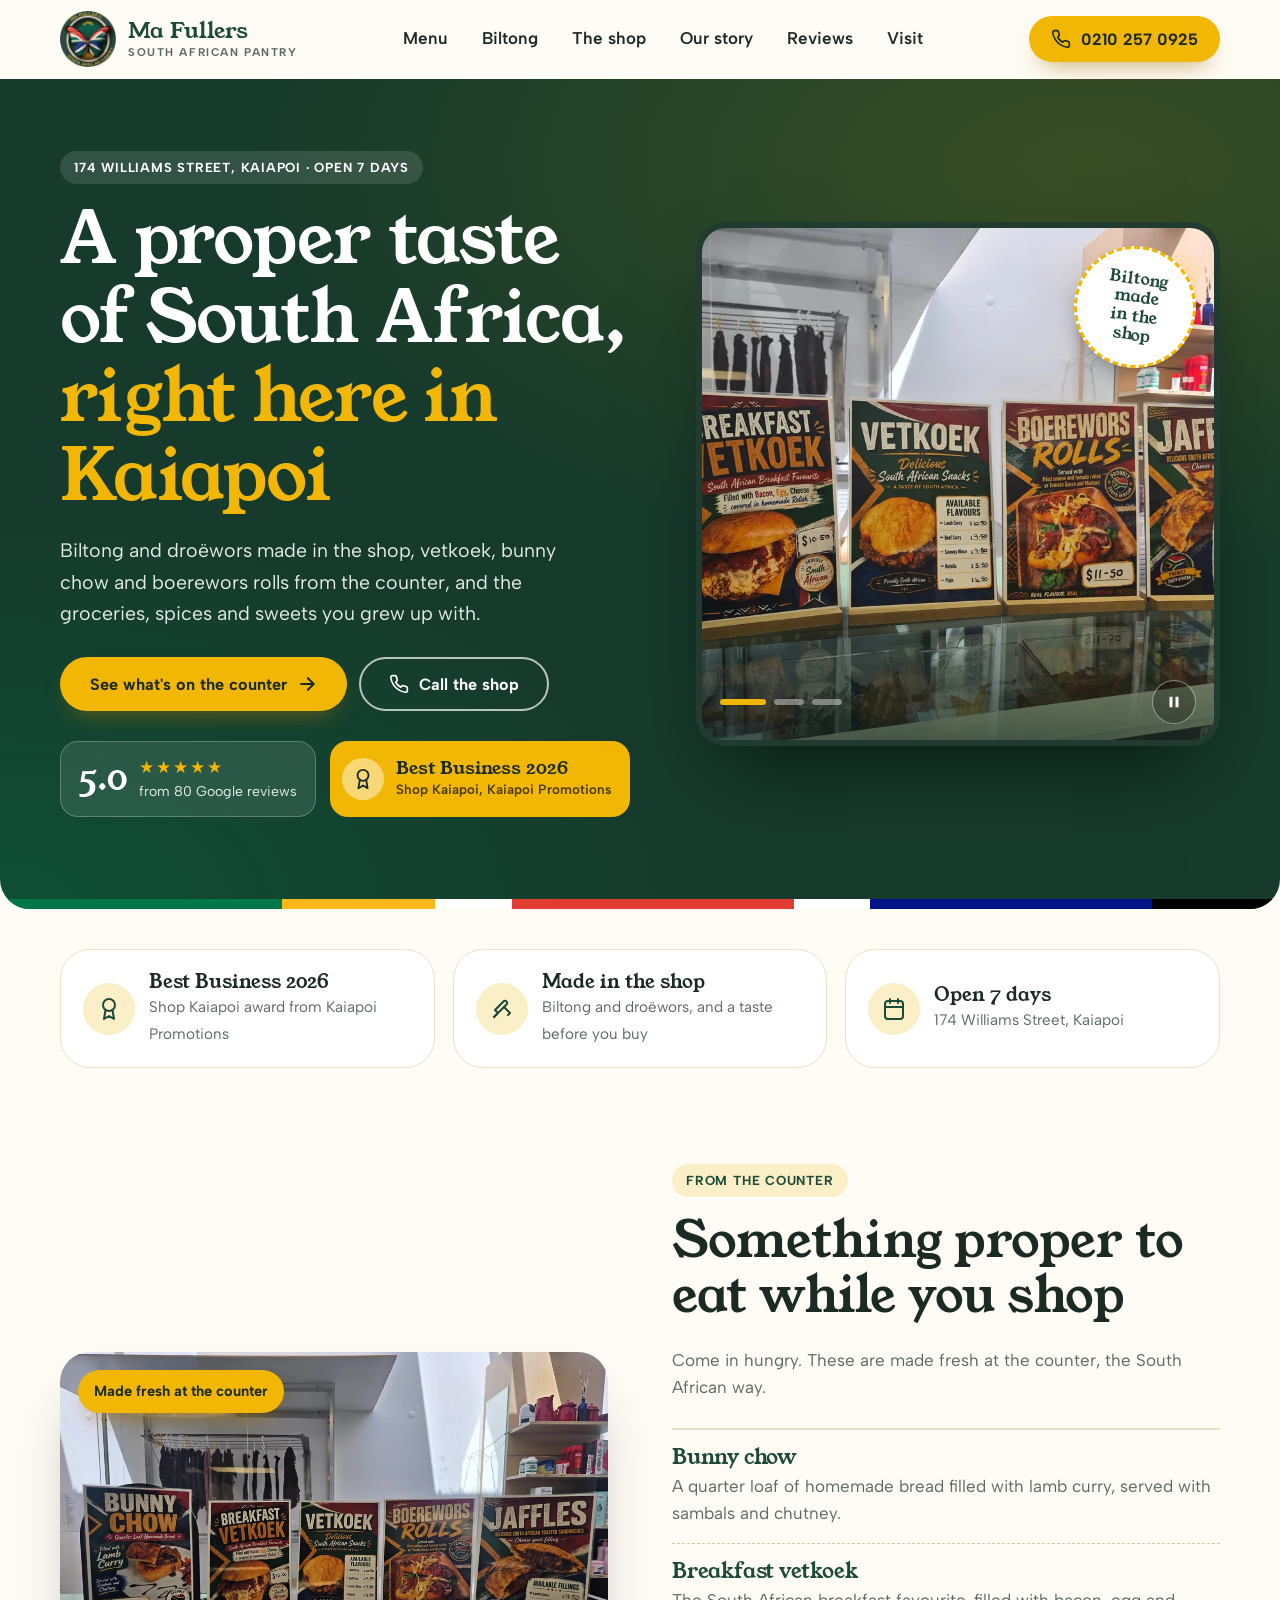
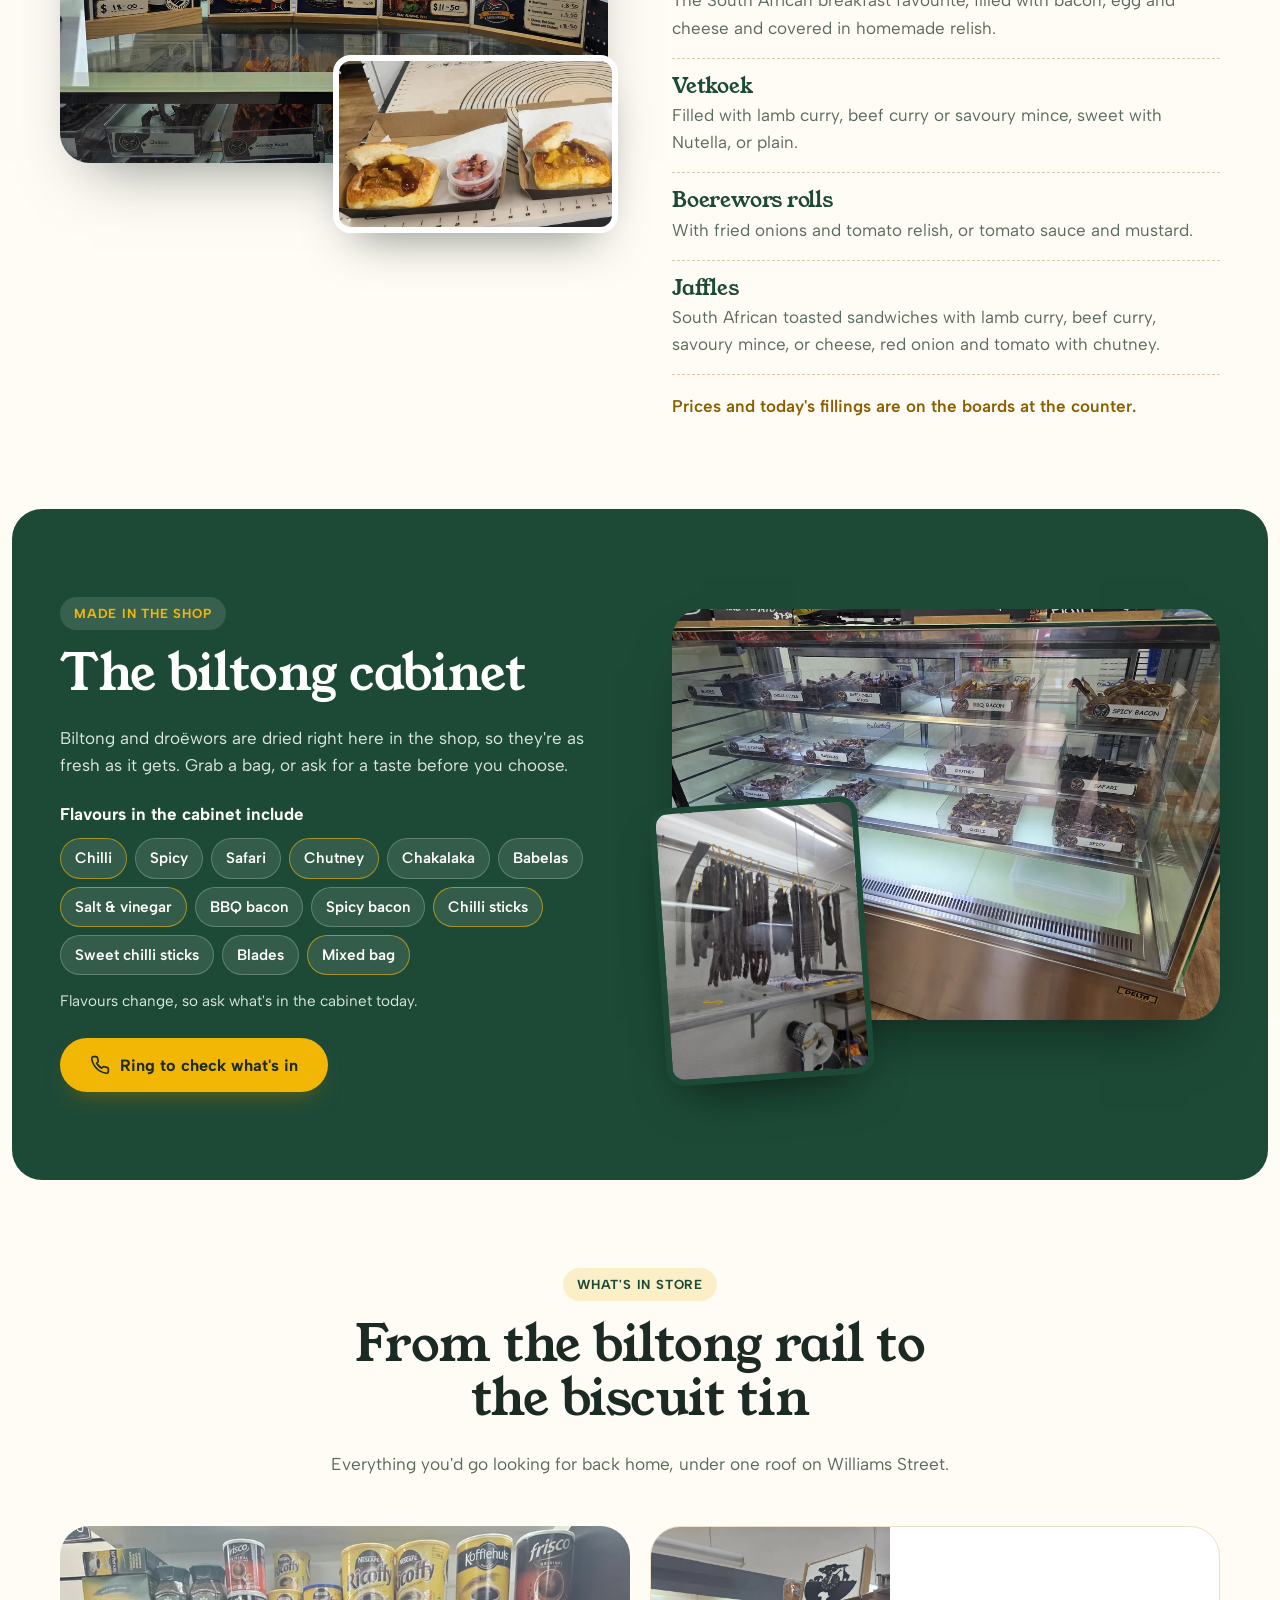
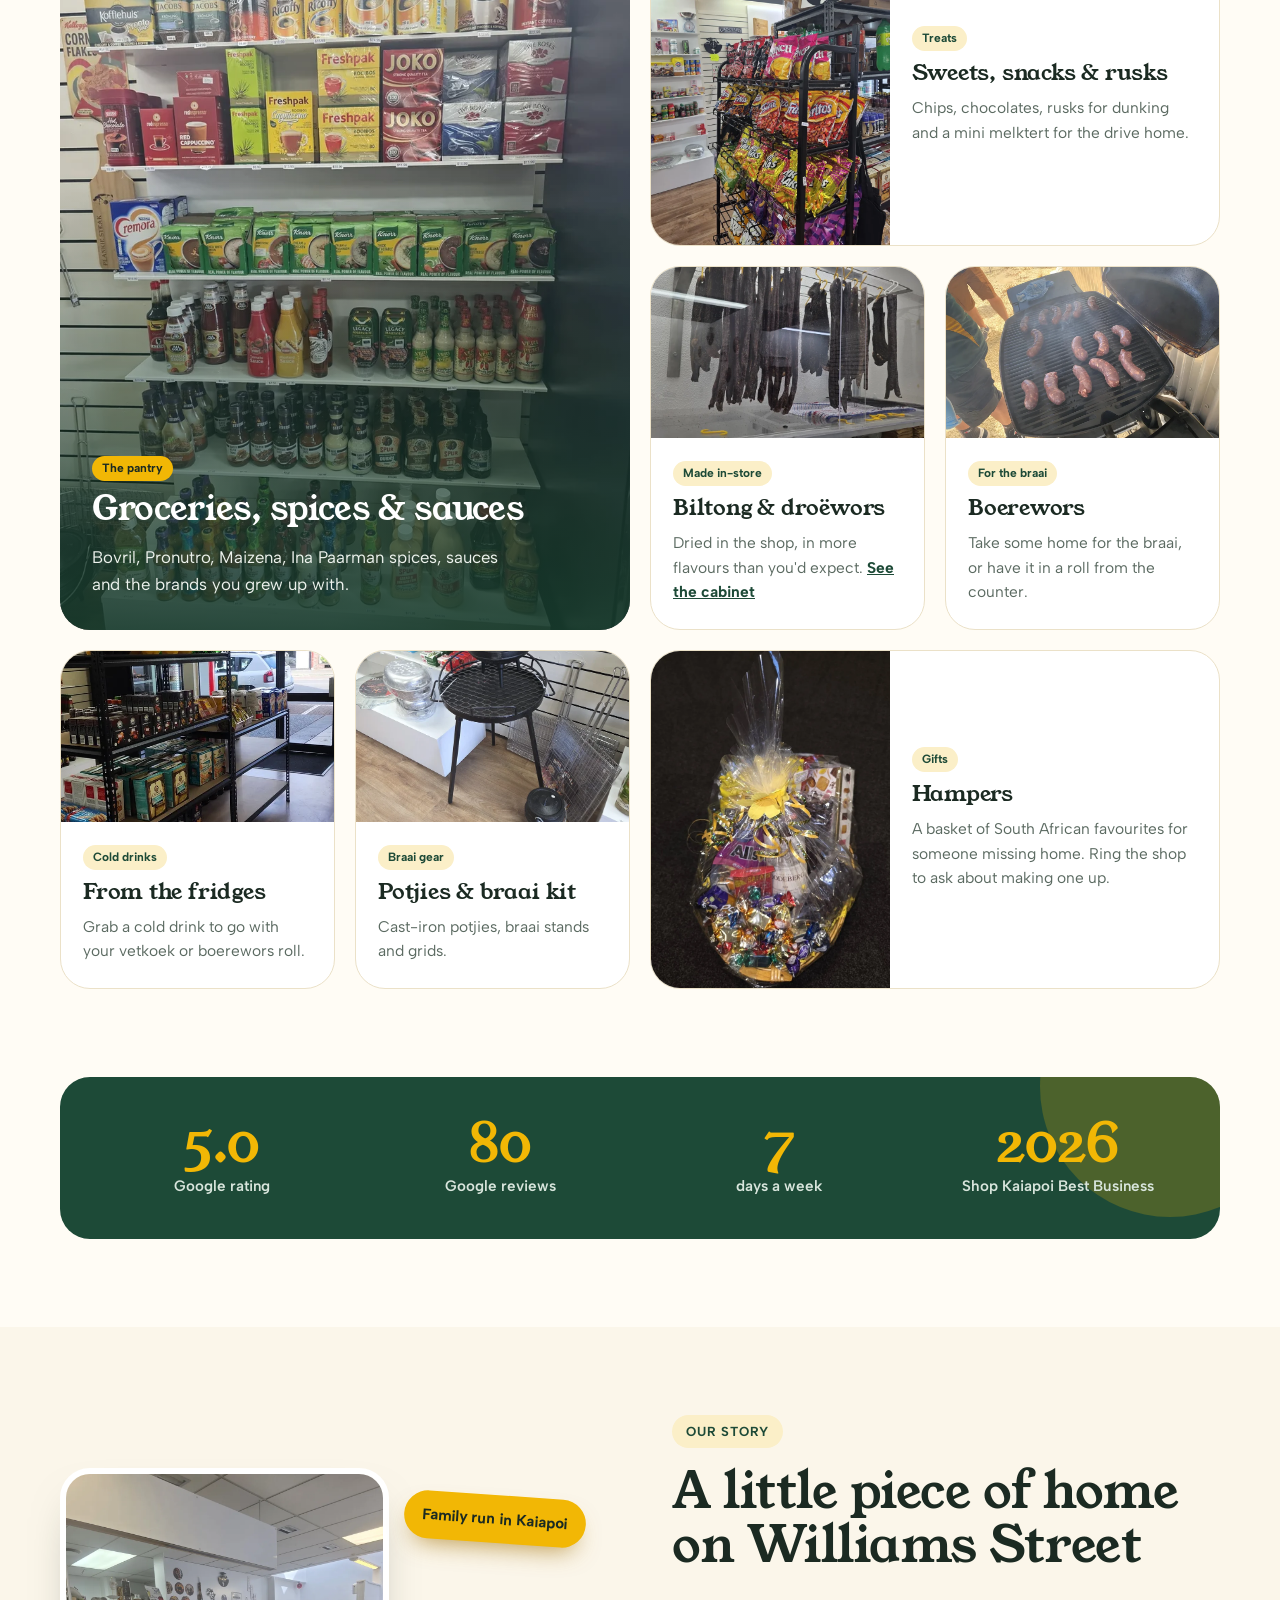
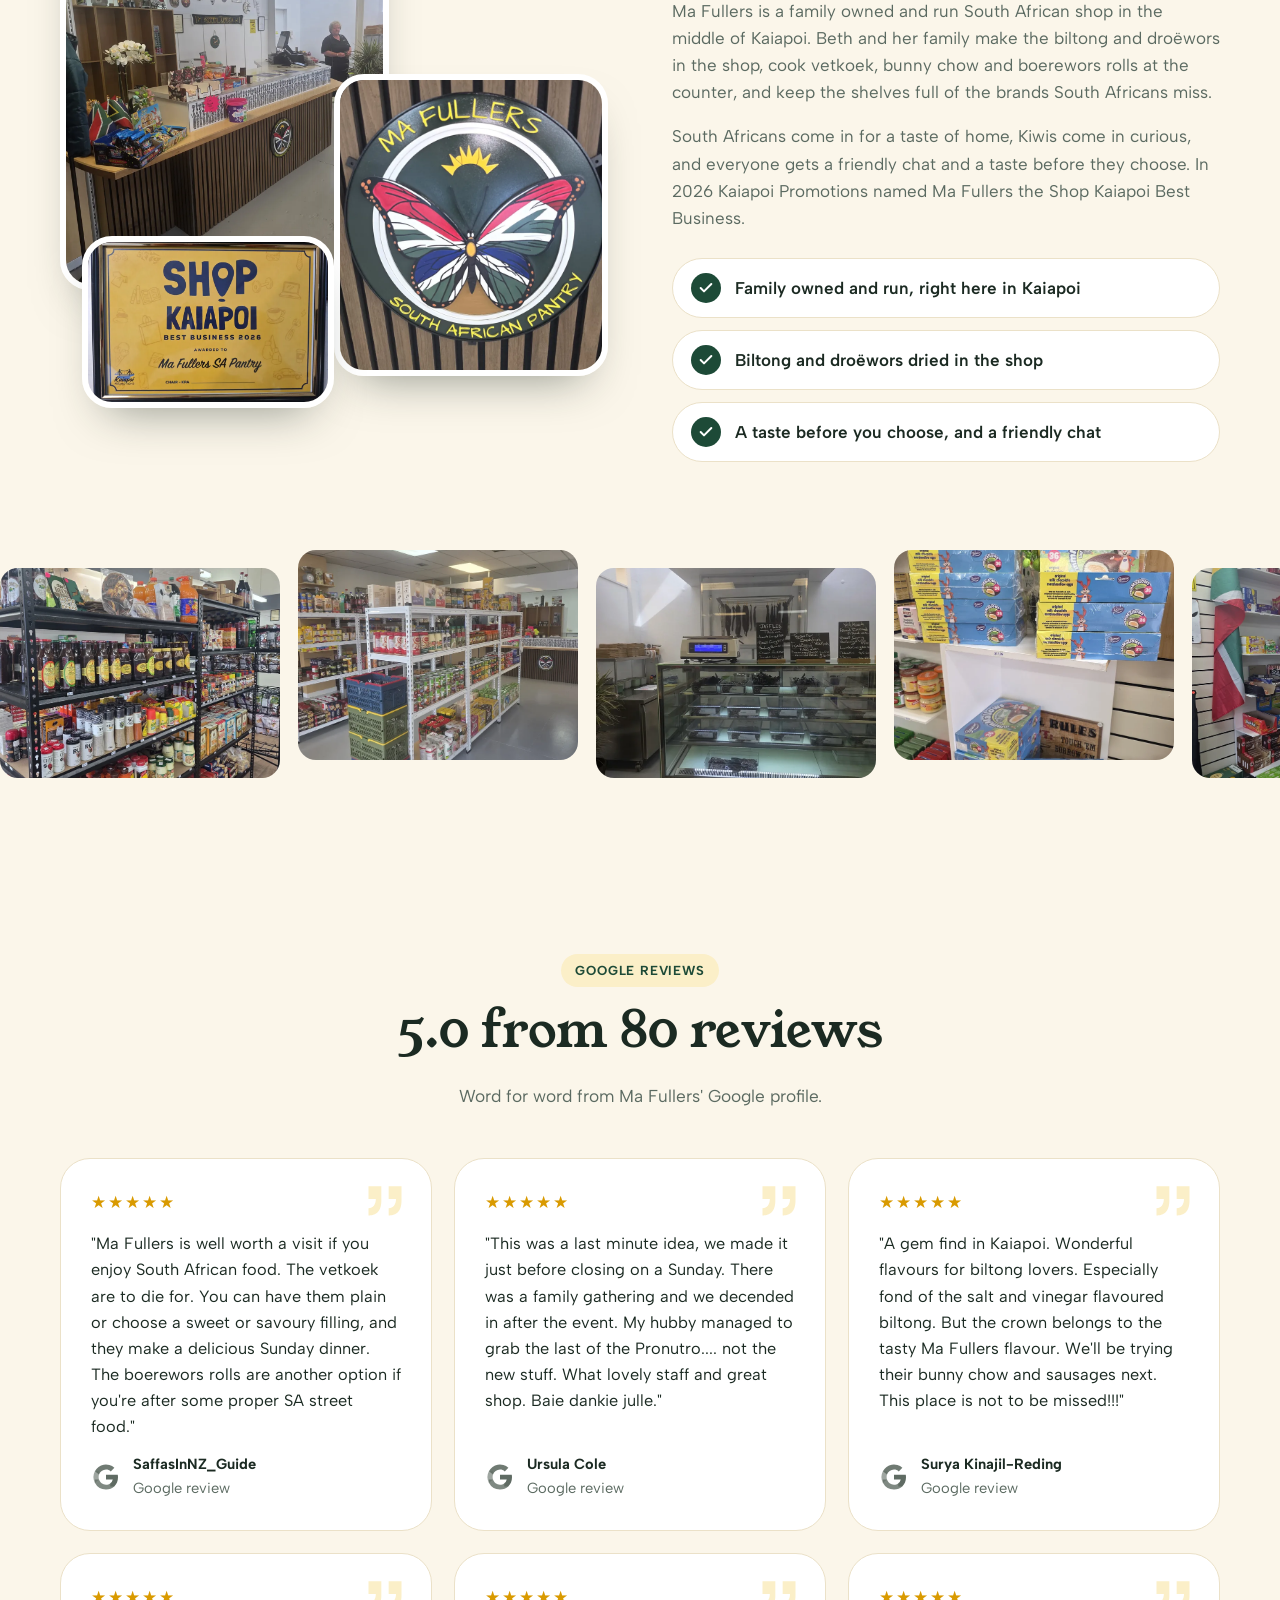
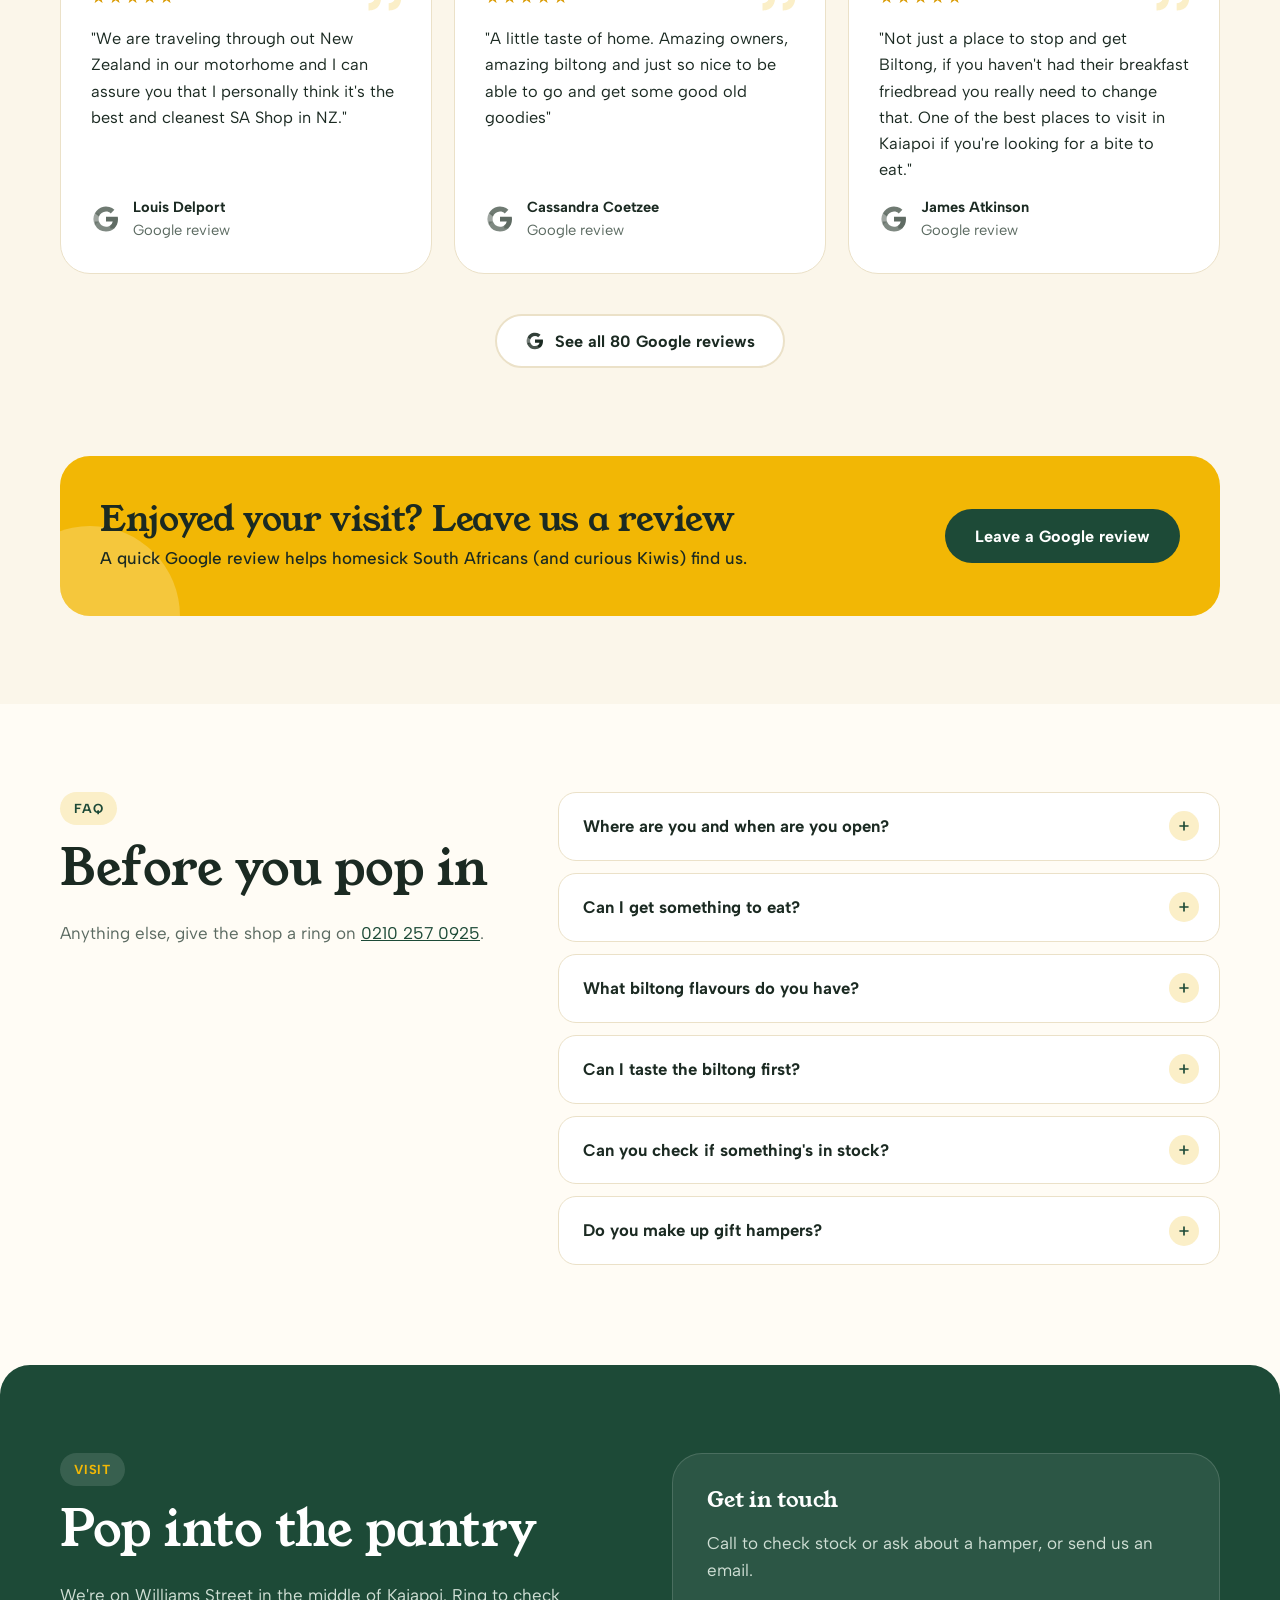
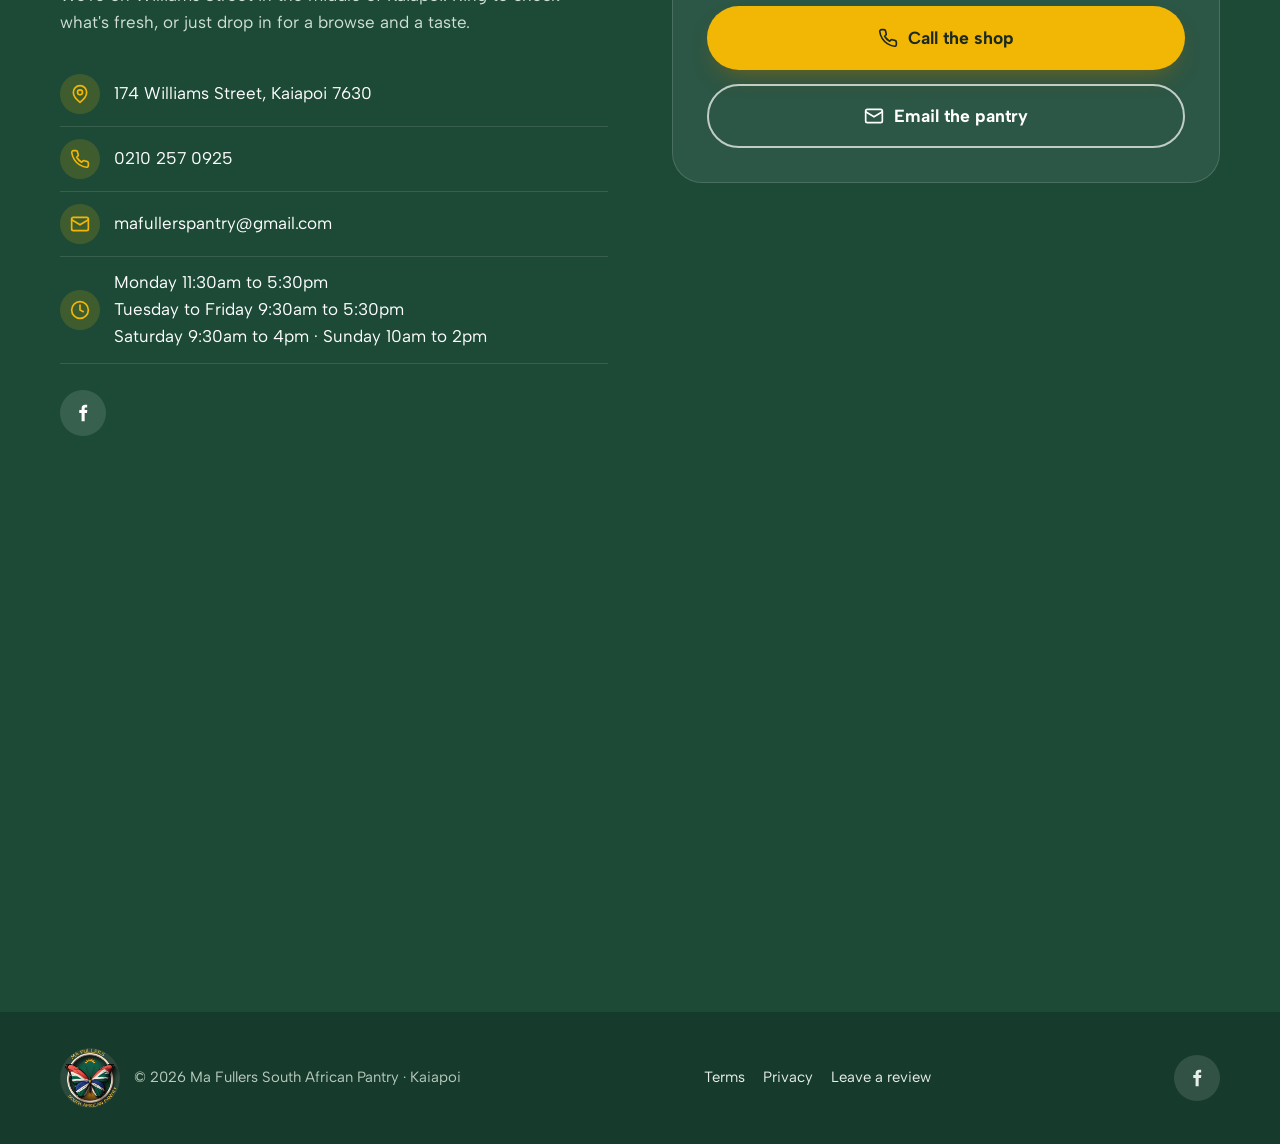
<file: index.html>
<!DOCTYPE html>
<html lang="en-NZ">
<head>
<meta charset="utf-8">
<meta name="viewport" content="width=device-width, initial-scale=1">
<meta name="robots" content="noindex">
<title>Ma Fullers South African Pantry | Biltong, Vetkoek &amp; SA Shop in Kaiapoi</title>
<meta name="description" content="Kaiapoi's South African shop on Williams Street: biltong and droëwors made in the shop, vetkoek, bunny chow and boerewors rolls from the counter, plus the groceries, spices and sweets from home. Open 7 days.">
<meta property="og:title" content="Ma Fullers South African Pantry | Biltong, Vetkoek &amp; SA Shop in Kaiapoi">
<meta property="og:description" content="Biltong made in the shop, vetkoek and boerewors rolls from the counter, and South African groceries on Williams Street, Kaiapoi. Open 7 days.">
<meta property="og:image" content="https://ma-fullers-south-african-pantry-dem.vercel.app/img/og-image.jpg">
<meta property="og:image:width" content="1200">
<meta property="og:image:height" content="630">
<meta property="og:type" content="website">
<meta name="theme-color" content="#163a2b">
<link rel="icon" href="img/favicon.png" type="image/png">
<link rel="apple-touch-icon" href="img/apple-touch-icon.png">
<link rel="preconnect" href="https://fonts.googleapis.com">
<link rel="preconnect" href="https://fonts.gstatic.com" crossorigin>
<link href="https://fonts.googleapis.com/css2?family=Young+Serif&family=Albert+Sans:wght@400;500;600;700;800&display=swap" rel="stylesheet">
<link rel="preload" as="image" href="img/hero-counter-1600.webp" imagesrcset="img/hero-counter-800.webp 800w, img/hero-counter-1600.webp 1600w" imagesizes="(max-width:900px) 92vw, 560px">
<script>document.documentElement.classList.add('js')</script>
<link rel="stylesheet" href="style.css">
<script type="application/ld+json">
{
  "@context": "https://schema.org",
  "@type": "ConvenienceStore",
  "name": "Ma Fullers South African Pantry",
  "description": "South African shop in Kaiapoi with biltong and droëwors made in the shop, vetkoek, bunny chow, boerewors rolls and jaffles from the counter, and South African groceries, spices and sweets.",
  "telephone": "+64 210 257 0925",
  "email": "mafullerspantry@gmail.com",
  "image": "https://ma-fullers-south-african-pantry-dem.vercel.app/img/og-image.jpg",
  "address": {
    "@type": "PostalAddress",
    "streetAddress": "174 Williams Street",
    "addressLocality": "Kaiapoi",
    "postalCode": "7630",
    "addressRegion": "Canterbury",
    "addressCountry": "NZ"
  },
  "geo": { "@type": "GeoCoordinates", "latitude": -43.3834061, "longitude": 172.6569606 },
  "openingHoursSpecification": [
    { "@type": "OpeningHoursSpecification", "dayOfWeek": "Monday", "opens": "11:30", "closes": "17:30" },
    { "@type": "OpeningHoursSpecification", "dayOfWeek": ["Tuesday", "Wednesday", "Thursday", "Friday"], "opens": "09:30", "closes": "17:30" },
    { "@type": "OpeningHoursSpecification", "dayOfWeek": "Saturday", "opens": "09:30", "closes": "16:00" },
    { "@type": "OpeningHoursSpecification", "dayOfWeek": "Sunday", "opens": "10:00", "closes": "14:00" }
  ],
  "award": "Shop Kaiapoi Best Business 2026 (Kaiapoi Promotions)",
  "sameAs": ["https://www.facebook.com/profile.php?id=61556993087415"]
}
</script>
</head>
<body>

<svg width="0" height="0" style="position:absolute" aria-hidden="true">
  <symbol id="i-phone" viewBox="0 0 24 24" fill="none" stroke="currentColor" stroke-width="2" stroke-linecap="round" stroke-linejoin="round"><path d="M22 16.9v3a2 2 0 0 1-2.2 2 19.8 19.8 0 0 1-8.6-3.1 19.5 19.5 0 0 1-6-6A19.8 19.8 0 0 1 2.1 4.2 2 2 0 0 1 4.1 2h3a2 2 0 0 1 2 1.7c.1 1 .4 1.9.7 2.8a2 2 0 0 1-.5 2.1L8 9.9a16 16 0 0 0 6 6l1.3-1.3a2 2 0 0 1 2.1-.4c.9.3 1.8.6 2.8.7a2 2 0 0 1 1.7 2z"/></symbol>
  <symbol id="i-mail" viewBox="0 0 24 24" fill="none" stroke="currentColor" stroke-width="2" stroke-linecap="round" stroke-linejoin="round"><rect x="2" y="4" width="20" height="16" rx="2"/><path d="m22 7-10 6L2 7"/></symbol>
  <symbol id="i-pin" viewBox="0 0 24 24" fill="none" stroke="currentColor" stroke-width="2" stroke-linecap="round" stroke-linejoin="round"><path d="M20 10c0 6-8 12-8 12s-8-6-8-12a8 8 0 0 1 16 0z"/><circle cx="12" cy="10" r="3"/></symbol>
  <symbol id="i-clock" viewBox="0 0 24 24" fill="none" stroke="currentColor" stroke-width="2" stroke-linecap="round" stroke-linejoin="round"><circle cx="12" cy="12" r="10"/><path d="M12 6v6l4 2"/></symbol>
  <symbol id="i-check" viewBox="0 0 24 24" fill="none" stroke="currentColor" stroke-width="3" stroke-linecap="round" stroke-linejoin="round"><path d="M20 6 9 17l-5-5"/></symbol>
  <symbol id="i-arrow" viewBox="0 0 24 24" fill="none" stroke="currentColor" stroke-width="2.5" stroke-linecap="round" stroke-linejoin="round"><path d="M5 12h14M13 5l7 7-7 7"/></symbol>
  <symbol id="i-award" viewBox="0 0 24 24" fill="none" stroke="currentColor" stroke-width="2" stroke-linecap="round" stroke-linejoin="round"><circle cx="12" cy="8" r="6"/><path d="M15.5 13 17 22l-5-3-5 3 1.5-9"/></symbol>
  <symbol id="i-knife" viewBox="0 0 24 24" fill="none" stroke="currentColor" stroke-width="2" stroke-linecap="round" stroke-linejoin="round"><path d="M4 20 16.5 7.5a2.1 2.1 0 0 0 0-3 2.1 2.1 0 0 0-3 0L5 13l3 3"/><path d="M4 20l3-3"/><path d="M14 10l6 6-2 2"/></symbol>
  <symbol id="i-cal" viewBox="0 0 24 24" fill="none" stroke="currentColor" stroke-width="2" stroke-linecap="round" stroke-linejoin="round"><rect x="3" y="4" width="18" height="18" rx="3"/><path d="M16 2v4M8 2v4M3 10h18"/></symbol>
  <symbol id="i-quote" viewBox="0 0 24 24" fill="currentColor"><path d="M3 21c3 0 7-1 7-8V5H3v7h4c0 3-1.5 5-4 5v4zm11 0c3 0 7-1 7-8V5h-7v7h4c0 3-1.5 5-4 5v4z"/></symbol>
  <symbol id="i-play" viewBox="0 0 24 24" fill="currentColor"><path d="M8 5v14l11-7z"/></symbol>
  <symbol id="i-pause" viewBox="0 0 24 24" fill="currentColor"><path d="M6 5h4v14H6zM14 5h4v14h-4z"/></symbol>
  <symbol id="i-google" viewBox="0 0 24 24" fill="currentColor"><path d="M21.6 12.2c0-.7-.1-1.4-.2-2H12v3.8h5.4a4.6 4.6 0 0 1-2 3v2.5h3.2c1.9-1.7 3-4.3 3-7.3z"/><path d="M12 22c2.7 0 5-.9 6.6-2.4l-3.2-2.5c-.9.6-2 1-3.4 1-2.6 0-4.8-1.8-5.6-4.1H3.1v2.6A10 10 0 0 0 12 22z" opacity=".8"/><path d="M6.4 14c-.2-.6-.3-1.3-.3-2s.1-1.4.3-2V7.4H3.1a10 10 0 0 0 0 9.2z" opacity=".6"/><path d="M12 6c1.5 0 2.8.5 3.8 1.5l2.9-2.9A10 10 0 0 0 3.1 7.4L6.4 10C7.2 7.7 9.4 6 12 6z" opacity=".9"/></symbol>
  <symbol id="i-fb" viewBox="0 0 24 24" fill="currentColor"><path d="M14 8.5V6.8c0-.8.2-1.3 1.4-1.3H17V2.2c-.3 0-1.3-.1-2.5-.1-2.5 0-4.2 1.5-4.2 4.3v2.1H7.5V12h2.8v10H14V12h2.8l.4-3.5z"/></symbol>
</svg>

<a class="skip" href="#menu">Skip to content</a>

<!-- NAV -->
<header class="nav" id="nav">
  <div class="wrap">
    <a href="#top" class="logo" aria-label="Ma Fullers South African Pantry, back to top">
      <img src="img/logo.png" alt="" width="472" height="472">
      <span>Ma Fullers<small>South African Pantry</small></span>
    </a>
    <ul class="nav-links" id="navLinks">
      <li><a href="#menu">Menu</a></li>
      <li><a href="#biltong">Biltong</a></li>
      <li><a href="#shop">The shop</a></li>
      <li><a href="#about">Our story</a></li>
      <li><a href="#reviews">Reviews</a></li>
      <li><a href="#visit">Visit</a></li>
    </ul>
    <div class="nav-right">
      <a class="btn btn-primary nav-call" href="tel:+642102570925"><svg class="icon" aria-hidden="true"><use href="#i-phone"/></svg><span class="label">0210 257 0925</span><span class="sr">Call 0210 257 0925</span></a>
      <button class="burger" id="burger" aria-label="Open menu" aria-expanded="false" aria-controls="navLinks">
        <svg viewBox="0 0 24 24" fill="none" stroke="currentColor" stroke-width="2.4" stroke-linecap="round" aria-hidden="true"><path d="M3 6h18M3 12h18M3 18h18"/></svg>
      </button>
    </div>
  </div>
</header>

<main id="top">

<!-- HERO -->
<section class="hero" aria-label="Introduction">
  <div class="wrap hero-grid">
    <div class="hero-copy">
      <span class="eyebrow pop">174 Williams Street, Kaiapoi · Open&nbsp;7&nbsp;days</span>
      <h1 class="pop">A proper taste of South&nbsp;Africa, <em>right here in Kaiapoi</em></h1>
      <p class="lead pop">Biltong and droëwors made in the shop, vetkoek, bunny chow and boerewors rolls from the counter, and the groceries, spices and sweets you grew up with.</p>
      <div class="hero-ctas pop">
        <a class="btn btn-primary" href="#menu">See what's on the counter<svg class="icon" aria-hidden="true"><use href="#i-arrow"/></svg></a>
        <a class="btn btn-outline-light" href="tel:+642102570925"><svg class="icon" aria-hidden="true"><use href="#i-phone"/></svg>Call the shop</a>
      </div>
      <div class="hero-proof pop">
        <a class="rating" href="https://maps.google.com/?cid=8250186540123629932" target="_blank" rel="noopener" aria-label="Rated 5.0 from 80 Google reviews, opens Google reviews">
          <b>5.0</b><span><span class="stars" aria-hidden="true">★★★★★</span><small>from 80 Google reviews</small></span>
        </a>
        <div class="award-pill"><span class="ti"><svg class="icon" aria-hidden="true"><use href="#i-award"/></svg></span><span><strong>Best Business 2026</strong><small>Shop Kaiapoi, Kaiapoi Promotions</small></span></div>
      </div>
    </div>
    <div class="hero-media pop">
      <div class="hero-slides" id="heroSlides">
        <img class="active" src="img/hero-counter-1600.webp" srcset="img/hero-counter-800.webp 800w, img/hero-counter-1600.webp 1600w" sizes="(max-width:900px) 92vw, 560px" alt="Menu boards for breakfast vetkoek, vetkoek, boerewors rolls and jaffles on the Ma Fullers counter, with biltong hanging behind" width="1600" height="1600" fetchpriority="high">
        <img src="img/hero-biltong-1600.webp" srcset="img/hero-biltong-800.webp 800w, img/hero-biltong-1600.webp 1600w" sizes="(max-width:900px) 92vw, 560px" alt="Biltong drying in the cabinet at Ma Fullers" width="1600" height="1600" loading="lazy">
        <img src="img/hero-shopfront-1600.webp" srcset="img/hero-shopfront-800.webp 800w, img/hero-shopfront-1600.webp 1600w" sizes="(max-width:900px) 92vw, 560px" alt="The Ma Fullers South African Pantry shopfront on Williams Street, Kaiapoi" width="1600" height="1600" loading="lazy">
      </div>
      <span class="hero-sticker">Biltong made<br>in the shop</span>
      <div class="hero-controls">
        <div class="slide-dots" id="dots" aria-hidden="true"><span class="on"></span><span></span><span></span></div>
        <button class="slide-toggle" id="slideToggle" type="button" aria-pressed="false" aria-label="Pause slideshow"><svg class="i-pause" aria-hidden="true"><use href="#i-pause"/></svg><svg class="i-play" aria-hidden="true"><use href="#i-play"/></svg></button>
      </div>
    </div>
  </div>
  <div class="flag-ribbon" aria-hidden="true"></div>
</section>

<!-- TRUST STRIP -->
<section class="trust" aria-label="Why locals love it">
  <div class="wrap trust-grid">
    <div class="trust-item pop"><span class="ti"><svg class="icon" aria-hidden="true"><use href="#i-award"/></svg></span><div><strong>Best Business 2026</strong><span>Shop Kaiapoi award from Kaiapoi Promotions</span></div></div>
    <div class="trust-item pop"><span class="ti"><svg class="icon" aria-hidden="true"><use href="#i-knife"/></svg></span><div><strong>Made in the shop</strong><span>Biltong and droëwors, and a taste before you buy</span></div></div>
    <div class="trust-item pop"><span class="ti"><svg class="icon" aria-hidden="true"><use href="#i-cal"/></svg></span><div><strong>Open 7 days</strong><span>174 Williams Street, Kaiapoi</span></div></div>
  </div>
</section>

<!-- FROM THE COUNTER -->
<section id="menu" class="menu">
  <div class="wrap split menu-split">
    <div class="menu-media pop">
      <img class="m1" src="img/menu-boards-1920.webp" srcset="img/menu-boards-1080.webp 1080w, img/menu-boards-1920.webp 1920w" sizes="(max-width:900px) 92vw, 560px" alt="Ma Fullers' menu boards on the counter for bunny chow, breakfast vetkoek, vetkoek, boerewors rolls and jaffles" width="1920" height="1440" loading="lazy">
      <img class="m2" src="img/p-food-1080.webp" srcset="img/p-food-1080.webp 1080w, img/p-food-1920.webp 1920w" sizes="(max-width:900px) 60vw, 300px" alt="Curry-filled vetkoek in takeaway boxes" width="1920" height="924" loading="lazy">
      <span class="menu-tag">Made fresh at the counter</span>
    </div>
    <div>
      <span class="eyebrow pop">From the counter</span>
      <h2 class="pop">Something proper to eat while you shop</h2>
      <p class="muted pop">Come in hungry. These are made fresh at the counter, the South African way.</p>
      <ul class="menu-list pop">
        <li><h3>Bunny chow</h3><p>A quarter loaf of homemade bread filled with lamb curry, served with sambals and chutney.</p></li>
        <li><h3>Breakfast vetkoek</h3><p>The South African breakfast favourite, filled with bacon, egg and cheese and covered in homemade relish.</p></li>
        <li><h3>Vetkoek</h3><p>Filled with lamb curry, beef curry or savoury mince, sweet with Nutella, or plain.</p></li>
        <li><h3>Boerewors rolls</h3><p>With fried onions and tomato relish, or tomato sauce and mustard.</p></li>
        <li><h3>Jaffles</h3><p>South African toasted sandwiches with lamb curry, beef curry, savoury mince, or cheese, red onion and tomato with chutney.</p></li>
      </ul>
      <p class="menu-note pop">Prices and today's fillings are on the boards at the counter.</p>
    </div>
  </div>
</section>

<!-- BILTONG -->
<section id="biltong" class="biltong">
  <div class="wrap split biltong-split">
    <div>
      <span class="eyebrow pop">Made in the shop</span>
      <h2 class="pop">The biltong cabinet</h2>
      <p class="pop">Biltong and droëwors are dried right here in the shop, so they're as fresh as it gets. Grab a bag, or ask for a taste before you choose.</p>
      <p class="flav-label pop">Flavours in the cabinet include</p>
      <ul class="flavours pop">
        <li>Chilli</li><li>Spicy</li><li>Safari</li><li>Chutney</li><li>Chakalaka</li><li>Babelas</li><li>Salt &amp; vinegar</li><li>BBQ bacon</li><li>Spicy bacon</li><li>Chilli sticks</li><li>Sweet chilli sticks</li><li>Blades</li><li>Mixed bag</li>
      </ul>
      <p class="flav-note pop">Flavours change, so ask what's in the cabinet today.</p>
      <a class="btn btn-primary pop" href="tel:+642102570925"><svg class="icon" aria-hidden="true"><use href="#i-phone"/></svg>Ring to check what's in</a>
    </div>
    <div class="biltong-media pop">
      <img class="b1" src="img/biltong-cabinet-1920.webp" srcset="img/biltong-cabinet-1080.webp 1080w, img/biltong-cabinet-1920.webp 1920w" sizes="(max-width:900px) 92vw, 560px" alt="The Ma Fullers biltong cabinet with trays labelled chilli, safari, chutney, babelas and more" width="1920" height="1440" loading="lazy">
      <img class="b2" src="img/p-biltong-1080.webp" srcset="img/p-biltong-1080.webp 1080w, img/p-biltong-1920.webp 1920w" sizes="(max-width:900px) 45vw, 240px" alt="Droëwors and biltong hanging to dry in the shop" width="1440" height="1920" loading="lazy">
    </div>
  </div>
</section>

<!-- THE SHOP (BENTO) -->
<section id="shop" class="services">
  <div class="wrap">
    <div class="section-head center">
      <span class="eyebrow pop">What's in store</span>
      <h2 class="pop">From the biltong rail to the biscuit tin</h2>
      <p class="pop">Everything you'd go looking for back home, under one roof on Williams Street.</p>
    </div>
    <div class="bento">
      <article class="svc big pop"><div class="img"><img src="img/p-pantry-1920.webp" srcset="img/p-pantry-1080.webp 1080w, img/p-pantry-1920.webp 1920w" sizes="(max-width:640px) 100vw, 50vw" alt="Shelves of South African sauces, spices and coffee" width="1440" height="1920" loading="lazy"></div><div class="body"><span class="tag">The pantry</span><h3>Groceries, spices &amp; sauces</h3><p>Bovril, Pronutro, Maizena, Ina Paarman spices, sauces and the brands you grew up with.</p></div></article>
      <article class="svc wide pop"><div class="img"><img src="img/p-sweets-1920.webp" srcset="img/p-sweets-1080.webp 1080w, img/p-sweets-1920.webp 1920w" sizes="(max-width:640px) 100vw, 25vw" alt="Racks of South African chips and snacks" width="1440" height="1920" loading="lazy"></div><div class="body"><span class="tag">Treats</span><h3>Sweets, snacks &amp; rusks</h3><p>Chips, chocolates, rusks for dunking and a mini melktert for the drive home.</p></div></article>
      <article class="svc pop"><div class="img"><img src="img/p-biltong-1920.webp" srcset="img/p-biltong-1080.webp 1080w, img/p-biltong-1920.webp 1920w" sizes="(max-width:640px) 100vw, 25vw" alt="Droëwors hanging in the drying cabinet" width="1440" height="1920" loading="lazy"></div><div class="body"><span class="tag">Made in-store</span><h3>Biltong &amp; droëwors</h3><p>Dried in the shop, in more flavours than you'd expect. <a href="#biltong">See the cabinet</a></p></div></article>
      <article class="svc pop"><div class="img"><img src="img/p-wors-1920.webp" srcset="img/p-wors-1080.webp 1080w, img/p-wors-1920.webp 1920w" sizes="(max-width:640px) 100vw, 25vw" alt="Boerewors sizzling on a braai" width="1920" height="1440" loading="lazy"></div><div class="body"><span class="tag">For the braai</span><h3>Boerewors</h3><p>Take some home for the braai, or have it in a roll from the counter.</p></div></article>
      <article class="svc pop"><div class="img"><img src="img/s-12-1920.webp" srcset="img/s-12-1080.webp 1080w, img/s-12-1920.webp 1920w" sizes="(max-width:640px) 100vw, 25vw" alt="Drinks fridges and shelves in the shop" width="897" height="1920" loading="lazy"></div><div class="body"><span class="tag">Cold drinks</span><h3>From the fridges</h3><p>Grab a cold drink to go with your vetkoek or boerewors roll.</p></div></article>
      <article class="svc pop"><div class="img"><img src="img/p-potjie-1920.webp" srcset="img/p-potjie-1080.webp 1080w, img/p-potjie-1920.webp 1920w" sizes="(max-width:640px) 100vw, 25vw" alt="Cast-iron potjie pot on a braai stand in the shop" width="1440" height="1920" loading="lazy"></div><div class="body"><span class="tag">Braai gear</span><h3>Potjies &amp; braai kit</h3><p>Cast-iron potjies, braai stands and grids.</p></div></article>
      <article class="svc wide pop"><div class="img"><img src="img/p-hamper-1920.webp" srcset="img/p-hamper-1080.webp 1080w, img/p-hamper-1920.webp 1920w" sizes="(max-width:640px) 100vw, 25vw" alt="Gift hamper of South African sweets wrapped in cellophane" width="1440" height="1920" loading="lazy"></div><div class="body"><span class="tag">Gifts</span><h3>Hampers</h3><p>A basket of South African favourites for someone missing home. Ring the shop to ask about making one up.</p></div></article>
    </div>
  </div>
</section>

<!-- STATS -->
<section class="stats" aria-label="By the numbers">
  <div class="wrap">
    <div class="stats-grid pop">
      <div class="stat"><b>5.0</b><span>Google rating</span></div>
      <div class="stat"><b data-count="80">80</b><span>Google reviews</span></div>
      <div class="stat"><b data-count="7">7</b><span>days a week</span></div>
      <div class="stat"><b>2026</b><span>Shop Kaiapoi Best Business</span></div>
    </div>
  </div>
</section>

<!-- ABOUT -->
<section id="about" class="about">
  <div class="wrap split">
    <div class="collage pop">
      <img class="c1" src="img/about-counter-1440.webp" srcset="img/about-counter-1080.webp 1080w, img/about-counter-1440.webp 1440w" sizes="(max-width:900px) 60vw, 340px" alt="The Ma Fullers counter with the butterfly logo" width="1440" height="1920" loading="lazy">
      <img class="c2" src="img/about-logo-sign-1200.webp" srcset="img/about-logo-sign-800.webp 800w, img/about-logo-sign-1200.webp 1200w" sizes="(max-width:900px) 50vw, 280px" alt="The Ma Fullers South African Pantry butterfly sign on the wall" width="1200" height="1200" loading="lazy">
      <img class="c3" src="img/award-2026-800.webp" srcset="img/award-2026-800.webp 800w, img/award-2026-1600.webp 1600w" sizes="(max-width:900px) 46vw, 260px" alt="Shop Kaiapoi Best Business 2026 certificate awarded to Ma Fullers SA Pantry" width="800" height="598" loading="lazy" data-img-role="small">
      <div class="corner-tag">Family run in Kaiapoi</div>
    </div>
    <div>
      <span class="eyebrow pop">Our story</span>
      <h2 class="pop">A little piece of home on Williams Street</h2>
      <p class="muted pop">Ma Fullers is a family owned and run South African shop in the middle of Kaiapoi. Beth and her family make the biltong and droëwors in the shop, cook vetkoek, bunny chow and boerewors rolls at the counter, and keep the shelves full of the brands South Africans miss.</p>
      <p class="muted pop">South Africans come in for a taste of home, Kiwis come in curious, and everyone gets a friendly chat and a taste before they choose. In 2026 Kaiapoi Promotions named Ma Fullers the Shop Kaiapoi Best Business.</p>
      <ul class="checklist pop">
        <li><span class="ck"><svg aria-hidden="true"><use href="#i-check"/></svg></span>Family owned and run, right here in Kaiapoi</li>
        <li><span class="ck"><svg aria-hidden="true"><use href="#i-check"/></svg></span>Biltong and droëwors dried in the shop</li>
        <li><span class="ck"><svg aria-hidden="true"><use href="#i-check"/></svg></span>A taste before you choose, and a friendly chat</li>
      </ul>
    </div>
  </div>
</section>

<!-- PHOTO STRIP -->
<section class="strip" aria-label="Inside the shop">
  <div class="strip-track" id="strip">
    <img src="img/s-01-1920.webp" srcset="img/s-01-1080.webp 1080w, img/s-01-1920.webp 1920w" sizes="280px" alt="Shelves of South African groceries" width="1440" height="1920" loading="lazy">
    <img src="img/s-02-1920.webp" srcset="img/s-02-1080.webp 1080w, img/s-02-1920.webp 1920w" sizes="280px" alt="Aisles stocked with SA products" width="1440" height="1920" loading="lazy">
    <img src="img/s-03-1920.webp" srcset="img/s-03-1080.webp 1080w, img/s-03-1920.webp 1920w" sizes="280px" alt="The deli cabinet and counter" width="1440" height="1920" loading="lazy">
    <img src="img/s-04-1920.webp" srcset="img/s-04-1080.webp 1080w, img/s-04-1920.webp 1920w" sizes="280px" alt="Boxes of South African biscuits and treats" width="1440" height="1920" loading="lazy">
    <img src="img/s-05-1920.webp" srcset="img/s-05-1080.webp 1080w, img/s-05-1920.webp 1920w" sizes="280px" alt="Shelves with a South African flag" width="1440" height="1920" loading="lazy">
    <img src="img/s-06-1920.webp" srcset="img/s-06-1080.webp 1080w, img/s-06-1920.webp 1920w" sizes="280px" alt="Inside the shop, looking towards the counter" width="1440" height="1920" loading="lazy">
    <img src="img/s-07-1920.webp" srcset="img/s-07-1080.webp 1080w, img/s-07-1920.webp 1920w" sizes="280px" alt="Sauces and tins along the wall" width="1440" height="1920" loading="lazy">
    <img src="img/s-08-1920.webp" srcset="img/s-08-1080.webp 1080w, img/s-08-1920.webp 1920w" sizes="280px" alt="Grocery aisles in the shop" width="1440" height="1920" loading="lazy">
    <img src="img/s-09-1920.webp" srcset="img/s-09-1080.webp 1080w, img/s-09-1920.webp 1920w" sizes="280px" alt="Snacks and drinks shelves" width="1440" height="1920" loading="lazy">
    <img src="img/s-10-1920.webp" srcset="img/s-10-1080.webp 1080w, img/s-10-1920.webp 1920w" sizes="280px" alt="Shelves of pantry favourites" width="1440" height="1920" loading="lazy">
    <img src="img/s-11-1920.webp" srcset="img/s-11-1080.webp 1080w, img/s-11-1920.webp 1920w" sizes="280px" alt="Hand-painted African mural along the counter" width="1920" height="1440" loading="lazy">
    <img src="img/s-12-1920.webp" srcset="img/s-12-1080.webp 1080w, img/s-12-1920.webp 1920w" sizes="280px" alt="Drinks fridge and shelves" width="897" height="1920" loading="lazy">
    <img src="img/s-01-1920.webp" srcset="img/s-01-1080.webp 1080w, img/s-01-1920.webp 1920w" sizes="280px" alt="" aria-hidden="true" width="1440" height="1920" loading="lazy">
    <img src="img/s-02-1920.webp" srcset="img/s-02-1080.webp 1080w, img/s-02-1920.webp 1920w" sizes="280px" alt="" aria-hidden="true" width="1440" height="1920" loading="lazy">
    <img src="img/s-03-1920.webp" srcset="img/s-03-1080.webp 1080w, img/s-03-1920.webp 1920w" sizes="280px" alt="" aria-hidden="true" width="1440" height="1920" loading="lazy">
    <img src="img/s-04-1920.webp" srcset="img/s-04-1080.webp 1080w, img/s-04-1920.webp 1920w" sizes="280px" alt="" aria-hidden="true" width="1440" height="1920" loading="lazy">
    <img src="img/s-05-1920.webp" srcset="img/s-05-1080.webp 1080w, img/s-05-1920.webp 1920w" sizes="280px" alt="" aria-hidden="true" width="1440" height="1920" loading="lazy">
    <img src="img/s-06-1920.webp" srcset="img/s-06-1080.webp 1080w, img/s-06-1920.webp 1920w" sizes="280px" alt="" aria-hidden="true" width="1440" height="1920" loading="lazy">
    <img src="img/s-07-1920.webp" srcset="img/s-07-1080.webp 1080w, img/s-07-1920.webp 1920w" sizes="280px" alt="" aria-hidden="true" width="1440" height="1920" loading="lazy">
    <img src="img/s-08-1920.webp" srcset="img/s-08-1080.webp 1080w, img/s-08-1920.webp 1920w" sizes="280px" alt="" aria-hidden="true" width="1440" height="1920" loading="lazy">
    <img src="img/s-09-1920.webp" srcset="img/s-09-1080.webp 1080w, img/s-09-1920.webp 1920w" sizes="280px" alt="" aria-hidden="true" width="1440" height="1920" loading="lazy">
    <img src="img/s-10-1920.webp" srcset="img/s-10-1080.webp 1080w, img/s-10-1920.webp 1920w" sizes="280px" alt="" aria-hidden="true" width="1440" height="1920" loading="lazy">
    <img src="img/s-11-1920.webp" srcset="img/s-11-1080.webp 1080w, img/s-11-1920.webp 1920w" sizes="280px" alt="" aria-hidden="true" width="1920" height="1440" loading="lazy">
    <img src="img/s-12-1920.webp" srcset="img/s-12-1080.webp 1080w, img/s-12-1920.webp 1920w" sizes="280px" alt="" aria-hidden="true" width="897" height="1920" loading="lazy">
  </div>
</section>

<!-- REVIEWS -->
<section id="reviews" class="reviews">
  <div class="wrap">
    <div class="section-head center">
      <span class="eyebrow pop">Google reviews</span>
      <h2 class="pop">5.0 from 80 reviews</h2>
      <p class="pop">Word for word from Ma Fullers' Google profile.</p>
    </div>
    <div class="reviews-grid">
      <article class="review pop"><svg class="quote" aria-hidden="true"><use href="#i-quote"/></svg><div class="stars" aria-label="5 out of 5 stars">★★★★★</div><p>"Ma Fullers is well worth a visit if you enjoy South African food. The vetkoek are to die for. You can have them plain or choose a sweet or savoury filling, and they make a delicious Sunday dinner. The boerewors rolls are another option if you're after some proper SA street food."</p><footer><svg class="g" aria-hidden="true"><use href="#i-google"/></svg><span><strong>SaffasInNZ_Guide</strong>Google review</span></footer></article>
      <article class="review pop"><svg class="quote" aria-hidden="true"><use href="#i-quote"/></svg><div class="stars" aria-label="5 out of 5 stars">★★★★★</div><p>"This was a last minute idea, we made it just before closing on a Sunday. There was a family gathering and we decended in after the event. My hubby managed to grab the last of the Pronutro.... not the new stuff. What lovely staff and great shop. Baie dankie julle."</p><footer><svg class="g" aria-hidden="true"><use href="#i-google"/></svg><span><strong>Ursula Cole</strong>Google review</span></footer></article>
      <article class="review pop"><svg class="quote" aria-hidden="true"><use href="#i-quote"/></svg><div class="stars" aria-label="5 out of 5 stars">★★★★★</div><p>"A gem find in Kaiapoi. Wonderful flavours for biltong lovers. Especially fond of the salt and vinegar flavoured biltong. But the crown belongs to the tasty Ma Fullers flavour. We'll be trying their bunny chow and sausages next. This place is not to be missed!!!"</p><footer><svg class="g" aria-hidden="true"><use href="#i-google"/></svg><span><strong>Surya Kinajil-Reding</strong>Google review</span></footer></article>
      <article class="review pop"><svg class="quote" aria-hidden="true"><use href="#i-quote"/></svg><div class="stars" aria-label="5 out of 5 stars">★★★★★</div><p>"We are traveling through out New Zealand in our motorhome and I can assure you that I personally think it's the best and cleanest SA Shop in NZ."</p><footer><svg class="g" aria-hidden="true"><use href="#i-google"/></svg><span><strong>Louis Delport</strong>Google review</span></footer></article>
      <article class="review pop"><svg class="quote" aria-hidden="true"><use href="#i-quote"/></svg><div class="stars" aria-label="5 out of 5 stars">★★★★★</div><p>"A little taste of home. Amazing owners, amazing biltong and just so nice to be able to go and get some good old goodies"</p><footer><svg class="g" aria-hidden="true"><use href="#i-google"/></svg><span><strong>Cassandra Coetzee</strong>Google review</span></footer></article>
      <article class="review pop"><svg class="quote" aria-hidden="true"><use href="#i-quote"/></svg><div class="stars" aria-label="5 out of 5 stars">★★★★★</div><p>"Not just a place to stop and get Biltong, if you haven't had their breakfast friedbread you really need to change that. One of the best places to visit in Kaiapoi if you're looking for a bite to eat."</p><footer><svg class="g" aria-hidden="true"><use href="#i-google"/></svg><span><strong>James Atkinson</strong>Google review</span></footer></article>
    </div>
    <div class="center-cta pop"><a class="btn btn-soft" href="https://maps.google.com/?cid=8250186540123629932" target="_blank" rel="noopener"><svg class="icon" aria-hidden="true"><use href="#i-google"/></svg>See all 80 Google reviews</a></div>
  </div>
</section>

<!-- LEAVE A REVIEW -->
<section class="leave" aria-label="Leave a review">
  <div class="wrap">
    <div class="leave-box pop">
      <div><h2>Enjoyed your visit? Leave us a review</h2><p>A quick Google review helps homesick South Africans (and curious Kiwis) find us.</p></div>
      <a class="btn btn-dark" href="https://search.google.com/local/writereview?placeid=ChIJK25wMgCRMW0RbCnHZvKMfnI" target="_blank" rel="noopener">Leave a Google review</a>
    </div>
  </div>
</section>

<!-- FAQ -->
<section id="faq" class="faq">
  <div class="wrap faq-wrap">
    <div><span class="eyebrow pop">FAQ</span><h2 class="pop">Before you pop in</h2><p class="muted pop">Anything else, give the shop a ring on <a href="tel:+642102570925">0210 257 0925</a>.</p></div>
    <div class="faq-list pop">
      <details><summary>Where are you and when are you open?</summary><p>174 Williams Street, Kaiapoi. We're open 7 days: Monday 11:30am to 5:30pm, Tuesday to Friday 9:30am to 5:30pm, Saturday 9:30am to 4pm and Sunday 10am to 2pm.</p></details>
      <details><summary>Can I get something to eat?</summary><p>Yes. The counter does bunny chow, breakfast vetkoek, filled vetkoek, boerewors rolls and jaffles. Ask what's on today when you come in.</p></details>
      <details><summary>What biltong flavours do you have?</summary><p>The cabinet usually has flavours like chilli, spicy, safari, chutney, chakalaka, babelas and salt and vinegar, plus chilli sticks, blades and bacon. They change, so ask what's in today.</p></details>
      <details><summary>Can I taste the biltong first?</summary><p>Please do. The biltong and droëwors are made in the shop, and we're happy to let you try before you choose.</p></details>
      <details><summary>Can you check if something's in stock?</summary><p>Give us a call before you make the trip and we'll have a look on the shelves for you.</p></details>
      <details><summary>Do you make up gift hampers?</summary><p>We've put together hampers of South African treats before. Ring the shop to talk about what you'd like in one.</p></details>
    </div>
  </div>
</section>

<!-- CONTACT -->
<section id="visit" class="contact">
  <div class="wrap split">
    <div>
      <span class="eyebrow pop">Visit</span>
      <h2 class="pop">Pop into the pantry</h2>
      <p class="muted pop">We're on Williams Street in the middle of Kaiapoi. Ring to check what's fresh, or just drop in for a browse and a taste.</p>
      <ul class="contact-rows pop">
        <li><span class="ic"><svg aria-hidden="true"><use href="#i-pin"/></svg></span><a href="https://maps.google.com/?cid=8250186540123629932" target="_blank" rel="noopener">174 Williams Street, Kaiapoi 7630</a></li>
        <li><span class="ic"><svg aria-hidden="true"><use href="#i-phone"/></svg></span><a href="tel:+642102570925">0210 257 0925</a></li>
        <li><span class="ic"><svg aria-hidden="true"><use href="#i-mail"/></svg></span><a href="https://mail.google.com/mail/?view=cm&amp;fs=1&amp;to=mafullerspantry%40gmail.com&amp;su=Question%20for%20Ma%20Fullers" target="_blank" rel="noopener">mafullerspantry&#64;gmail.com</a></li>
        <li><span class="ic"><svg aria-hidden="true"><use href="#i-clock"/></svg></span><span>Monday 11:30am to 5:30pm<br>Tuesday to Friday 9:30am to 5:30pm<br>Saturday 9:30am to 4pm · Sunday 10am to 2pm</span></li>
      </ul>
      <div class="socials pop">
        <a href="https://www.facebook.com/profile.php?id=61556993087415" target="_blank" rel="noopener" aria-label="Ma Fullers Pantry on Facebook"><svg aria-hidden="true"><use href="#i-fb"/></svg></a>
      </div>
    </div>
    <div class="contact-card pop">
      <h3>Get in touch</h3>
      <p>Call to check stock or ask about a hamper, or send us an email.</p>
      <a class="btn btn-primary" href="tel:+642102570925"><svg class="icon" aria-hidden="true"><use href="#i-phone"/></svg>Call the shop</a>
      <a class="btn btn-outline-light" href="https://mail.google.com/mail/?view=cm&amp;fs=1&amp;to=mafullerspantry%40gmail.com&amp;su=Question%20for%20Ma%20Fullers&amp;body=Hi%20Ma%20Fullers%2C%0A%0AI%20was%20wondering%20if%20you%20have%3A%0A%0AThanks" target="_blank" rel="noopener"><svg class="icon" aria-hidden="true"><use href="#i-mail"/></svg>Email the pantry</a>
    </div>
  </div>
</section>

<!-- MAP -->
<section class="map" aria-label="Map">
  <div class="wrap">
    <iframe title="Map to Ma Fullers South African Pantry, 174 Williams Street, Kaiapoi" src="https://www.google.com/maps?q=Ma+Fullers+South+African+Pantry,+174+Williams+Street,+Kaiapoi+7630&amp;output=embed" loading="lazy" referrerpolicy="no-referrer-when-downgrade"></iframe>
  </div>
</section>

</main>

<!-- FOOTER -->
<footer class="footer">
  <div class="wrap">
    <div class="foot-brand"><img src="img/logo.png" alt="Ma Fullers South African Pantry logo" width="472" height="472" loading="lazy"><span>© <span id="year">2026</span> Ma Fullers South African Pantry · Kaiapoi</span></div>
    <div class="footer-links">
      <a href="terms.html">Terms</a>
      <a href="privacy.html">Privacy</a>
      <a href="https://search.google.com/local/writereview?placeid=ChIJK25wMgCRMW0RbCnHZvKMfnI" target="_blank" rel="noopener">Leave a review</a>
    </div>
    <div class="socials">
      <a href="https://www.facebook.com/profile.php?id=61556993087415" target="_blank" rel="noopener" aria-label="Ma Fullers Pantry on Facebook"><svg aria-hidden="true"><use href="#i-fb"/></svg></a>
    </div>
  </div>
</footer>

<script src="script.js"></script>
</body>
</html>
</file>
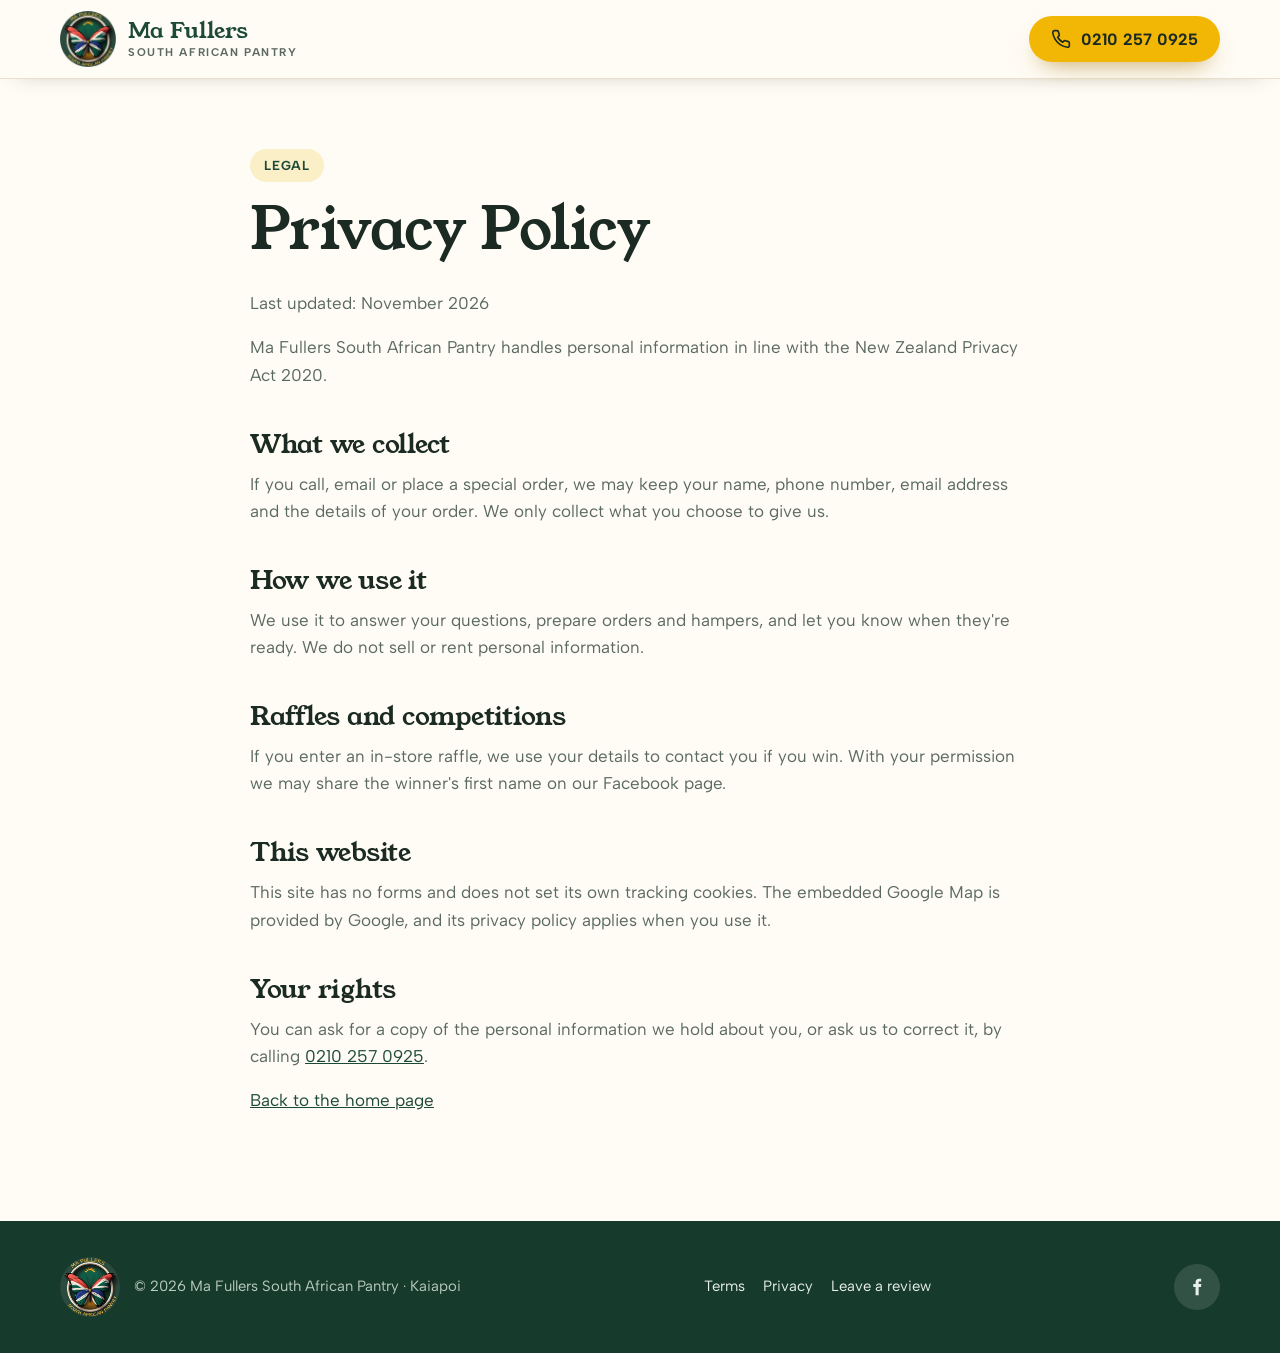
<file: privacy.html>
<!DOCTYPE html>
<html lang="en-NZ">
<head>
<meta charset="utf-8">
<meta name="viewport" content="width=device-width, initial-scale=1">
<meta name="robots" content="noindex">
<title>Privacy Policy | Ma Fullers South African Pantry</title>
<meta name="description" content="Privacy Policy for Ma Fullers South African Pantry, Kaiapoi.">
<link rel="icon" href="img/favicon.png" type="image/png">
<link rel="apple-touch-icon" href="img/apple-touch-icon.png">
<link rel="preconnect" href="https://fonts.googleapis.com">
<link rel="preconnect" href="https://fonts.gstatic.com" crossorigin>
<link href="https://fonts.googleapis.com/css2?family=Young+Serif&family=Albert+Sans:wght@400;500;600;700;800&display=swap" rel="stylesheet">
<link rel="stylesheet" href="style.css">
</head>
<body>
<svg width="0" height="0" style="position:absolute" aria-hidden="true">
  <symbol id="i-phone" viewBox="0 0 24 24" fill="none" stroke="currentColor" stroke-width="2" stroke-linecap="round" stroke-linejoin="round"><path d="M22 16.9v3a2 2 0 0 1-2.2 2 19.8 19.8 0 0 1-8.6-3.1 19.5 19.5 0 0 1-6-6A19.8 19.8 0 0 1 2.1 4.2 2 2 0 0 1 4.1 2h3a2 2 0 0 1 2 1.7c.1 1 .4 1.9.7 2.8a2 2 0 0 1-.5 2.1L8 9.9a16 16 0 0 0 6 6l1.3-1.3a2 2 0 0 1 2.1-.4c.9.3 1.8.6 2.8.7a2 2 0 0 1 1.7 2z"/></symbol>
  <symbol id="i-mail" viewBox="0 0 24 24" fill="none" stroke="currentColor" stroke-width="2" stroke-linecap="round" stroke-linejoin="round"><rect x="2" y="4" width="20" height="16" rx="2"/><path d="m22 7-10 6L2 7"/></symbol>
  <symbol id="i-pin" viewBox="0 0 24 24" fill="none" stroke="currentColor" stroke-width="2" stroke-linecap="round" stroke-linejoin="round"><path d="M20 10c0 6-8 12-8 12s-8-6-8-12a8 8 0 0 1 16 0z"/><circle cx="12" cy="10" r="3"/></symbol>
  <symbol id="i-clock" viewBox="0 0 24 24" fill="none" stroke="currentColor" stroke-width="2" stroke-linecap="round" stroke-linejoin="round"><circle cx="12" cy="12" r="10"/><path d="M12 6v6l4 2"/></symbol>
  <symbol id="i-check" viewBox="0 0 24 24" fill="none" stroke="currentColor" stroke-width="3" stroke-linecap="round" stroke-linejoin="round"><path d="M20 6 9 17l-5-5"/></symbol>
  <symbol id="i-arrow" viewBox="0 0 24 24" fill="none" stroke="currentColor" stroke-width="2.5" stroke-linecap="round" stroke-linejoin="round"><path d="M5 12h14M13 5l7 7-7 7"/></symbol>
  <symbol id="i-award" viewBox="0 0 24 24" fill="none" stroke="currentColor" stroke-width="2" stroke-linecap="round" stroke-linejoin="round"><circle cx="12" cy="8" r="6"/><path d="M15.5 13 17 22l-5-3-5 3 1.5-9"/></symbol>
  <symbol id="i-knife" viewBox="0 0 24 24" fill="none" stroke="currentColor" stroke-width="2" stroke-linecap="round" stroke-linejoin="round"><path d="M4 20 16.5 7.5a2.1 2.1 0 0 0 0-3 2.1 2.1 0 0 0-3 0L5 13l3 3"/><path d="M4 20l3-3"/><path d="M14 10l6 6-2 2"/></symbol>
  <symbol id="i-cal" viewBox="0 0 24 24" fill="none" stroke="currentColor" stroke-width="2" stroke-linecap="round" stroke-linejoin="round"><rect x="3" y="4" width="18" height="18" rx="3"/><path d="M16 2v4M8 2v4M3 10h18"/></symbol>
  <symbol id="i-quote" viewBox="0 0 24 24" fill="currentColor"><path d="M3 21c3 0 7-1 7-8V5H3v7h4c0 3-1.5 5-4 5v4zm11 0c3 0 7-1 7-8V5h-7v7h4c0 3-1.5 5-4 5v4z"/></symbol>
  <symbol id="i-play" viewBox="0 0 24 24" fill="currentColor"><path d="M8 5v14l11-7z"/></symbol>
  <symbol id="i-pause" viewBox="0 0 24 24" fill="currentColor"><path d="M6 5h4v14H6zM14 5h4v14h-4z"/></symbol>
  <symbol id="i-google" viewBox="0 0 24 24" fill="currentColor"><path d="M21.6 12.2c0-.7-.1-1.4-.2-2H12v3.8h5.4a4.6 4.6 0 0 1-2 3v2.5h3.2c1.9-1.7 3-4.3 3-7.3z"/><path d="M12 22c2.7 0 5-.9 6.6-2.4l-3.2-2.5c-.9.6-2 1-3.4 1-2.6 0-4.8-1.8-5.6-4.1H3.1v2.6A10 10 0 0 0 12 22z" opacity=".8"/><path d="M6.4 14c-.2-.6-.3-1.3-.3-2s.1-1.4.3-2V7.4H3.1a10 10 0 0 0 0 9.2z" opacity=".6"/><path d="M12 6c1.5 0 2.8.5 3.8 1.5l2.9-2.9A10 10 0 0 0 3.1 7.4L6.4 10C7.2 7.7 9.4 6 12 6z" opacity=".9"/></symbol>
  <symbol id="i-fb" viewBox="0 0 24 24" fill="currentColor"><path d="M14 8.5V6.8c0-.8.2-1.3 1.4-1.3H17V2.2c-.3 0-1.3-.1-2.5-.1-2.5 0-4.2 1.5-4.2 4.3v2.1H7.5V12h2.8v10H14V12h2.8l.4-3.5z"/></symbol>
</svg>
<header class="nav scrolled" id="nav">
  <div class="wrap">
    <a href="index.html" class="logo" aria-label="Ma Fullers South African Pantry home">
      <img src="img/logo.png" alt="" width="472" height="472">
      <span>Ma Fullers<small>South African Pantry</small></span>
    </a>
    <div class="nav-right">
      <a class="btn btn-primary nav-call" href="tel:+642102570925"><svg class="icon" aria-hidden="true"><use href="#i-phone"/></svg><span class="label">0210 257 0925</span><span class="sr">Call 0210 257 0925</span></a>
    </div>
  </div>
</header>
<main class="legal">
  <div class="wrap">
    <span class="eyebrow">Legal</span>
    <h1>Privacy Policy</h1>
    <p>Last updated: November 2026</p>
    <p>Ma Fullers South African Pantry handles personal information in line with the New Zealand Privacy Act 2020.</p>
    <h2>What we collect</h2>
    <p>If you call, email or place a special order, we may keep your name, phone number, email address and the details of your order. We only collect what you choose to give us.</p>
    <h2>How we use it</h2>
    <p>We use it to answer your questions, prepare orders and hampers, and let you know when they're ready. We do not sell or rent personal information.</p>
    <h2>Raffles and competitions</h2>
    <p>If you enter an in-store raffle, we use your details to contact you if you win. With your permission we may share the winner's first name on our Facebook page.</p>
    <h2>This website</h2>
    <p>This site has no forms and does not set its own tracking cookies. The embedded Google Map is provided by Google, and its privacy policy applies when you use it.</p>
    <h2>Your rights</h2>
    <p>You can ask for a copy of the personal information we hold about you, or ask us to correct it, by calling <a href="tel:+642102570925">0210 257 0925</a>.</p>
    <p><a href="index.html">Back to the home page</a></p>
  </div>
</main>
<footer class="footer">
  <div class="wrap">
    <div class="foot-brand"><img src="img/logo.png" alt="Ma Fullers South African Pantry logo" width="472" height="472" loading="lazy"><span>© <span id="year">2026</span> Ma Fullers South African Pantry · Kaiapoi</span></div>
    <div class="footer-links">
      <a href="terms.html">Terms</a>
      <a href="privacy.html">Privacy</a>
      <a href="https://search.google.com/local/writereview?placeid=ChIJK25wMgCRMW0RbCnHZvKMfnI" target="_blank" rel="noopener">Leave a review</a>
    </div>
    <div class="socials">
      <a href="https://www.facebook.com/profile.php?id=61556993087415" target="_blank" rel="noopener" aria-label="Ma Fullers Pantry on Facebook"><svg aria-hidden="true"><use href="#i-fb"/></svg></a>
    </div>
  </div>
</footer>
<script>document.getElementById('year').textContent=new Date().getFullYear();</script>
</body>
</html>
</file>
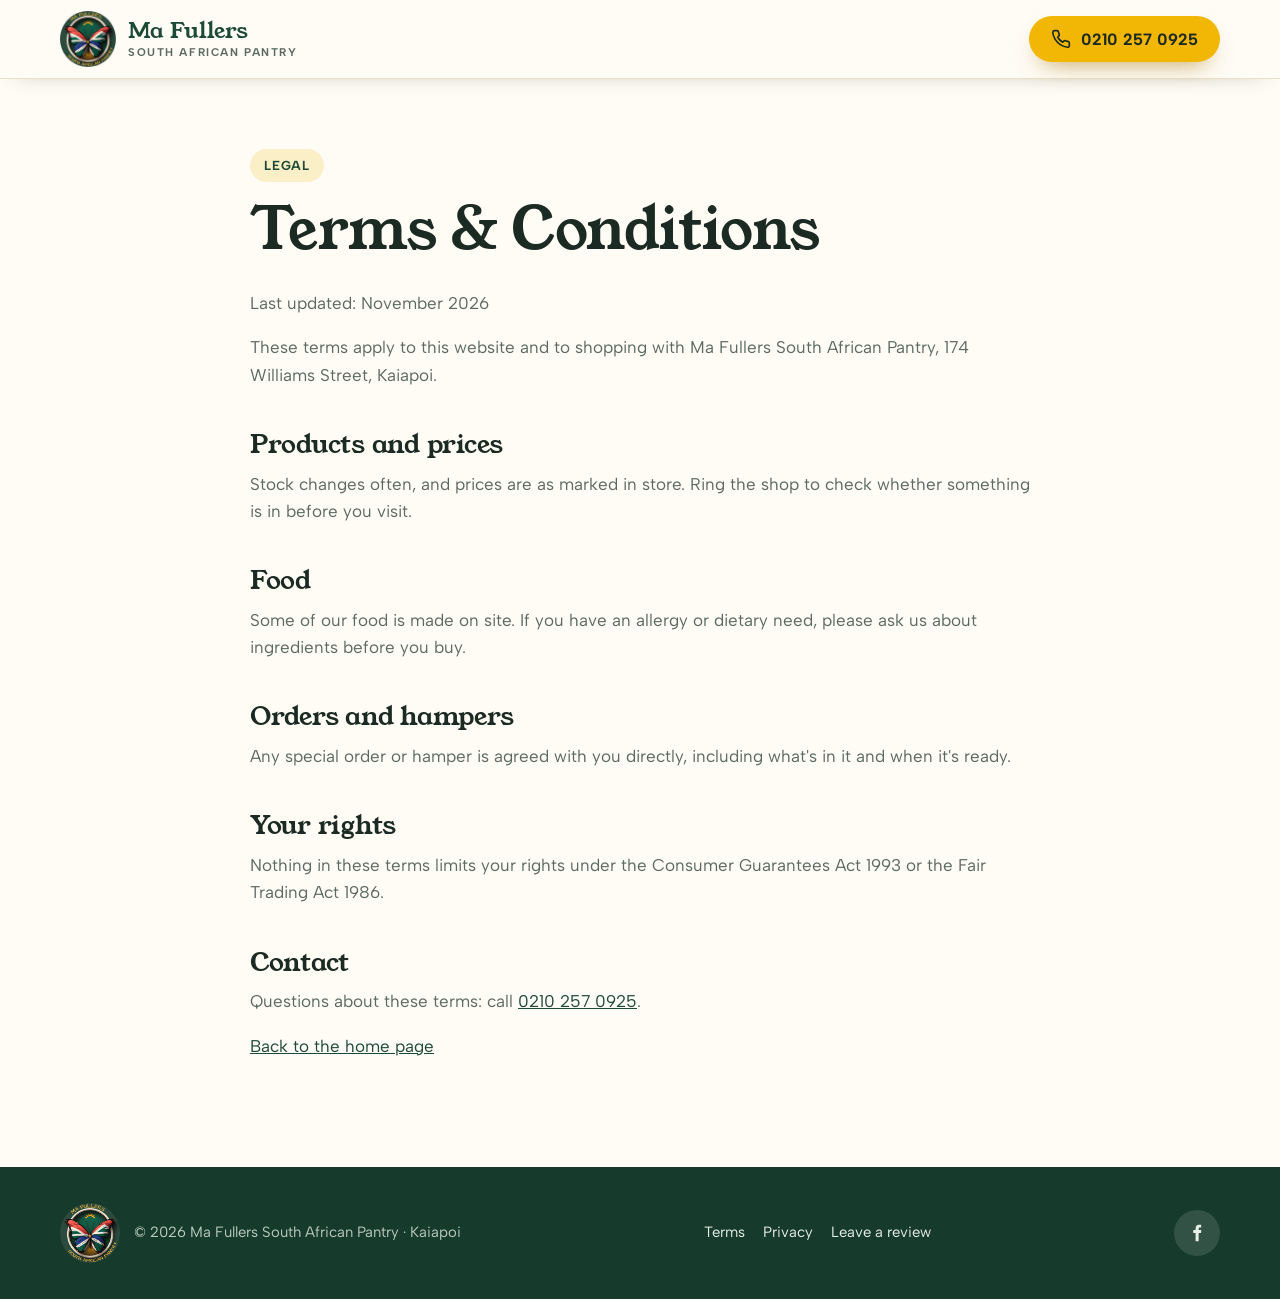
<file: terms.html>
<!DOCTYPE html>
<html lang="en-NZ">
<head>
<meta charset="utf-8">
<meta name="viewport" content="width=device-width, initial-scale=1">
<meta name="robots" content="noindex">
<title>Terms &amp; Conditions | Ma Fullers South African Pantry</title>
<meta name="description" content="Terms &amp; Conditions for Ma Fullers South African Pantry, Kaiapoi.">
<link rel="icon" href="img/favicon.png" type="image/png">
<link rel="apple-touch-icon" href="img/apple-touch-icon.png">
<link rel="preconnect" href="https://fonts.googleapis.com">
<link rel="preconnect" href="https://fonts.gstatic.com" crossorigin>
<link href="https://fonts.googleapis.com/css2?family=Young+Serif&family=Albert+Sans:wght@400;500;600;700;800&display=swap" rel="stylesheet">
<link rel="stylesheet" href="style.css">
</head>
<body>
<svg width="0" height="0" style="position:absolute" aria-hidden="true">
  <symbol id="i-phone" viewBox="0 0 24 24" fill="none" stroke="currentColor" stroke-width="2" stroke-linecap="round" stroke-linejoin="round"><path d="M22 16.9v3a2 2 0 0 1-2.2 2 19.8 19.8 0 0 1-8.6-3.1 19.5 19.5 0 0 1-6-6A19.8 19.8 0 0 1 2.1 4.2 2 2 0 0 1 4.1 2h3a2 2 0 0 1 2 1.7c.1 1 .4 1.9.7 2.8a2 2 0 0 1-.5 2.1L8 9.9a16 16 0 0 0 6 6l1.3-1.3a2 2 0 0 1 2.1-.4c.9.3 1.8.6 2.8.7a2 2 0 0 1 1.7 2z"/></symbol>
  <symbol id="i-mail" viewBox="0 0 24 24" fill="none" stroke="currentColor" stroke-width="2" stroke-linecap="round" stroke-linejoin="round"><rect x="2" y="4" width="20" height="16" rx="2"/><path d="m22 7-10 6L2 7"/></symbol>
  <symbol id="i-pin" viewBox="0 0 24 24" fill="none" stroke="currentColor" stroke-width="2" stroke-linecap="round" stroke-linejoin="round"><path d="M20 10c0 6-8 12-8 12s-8-6-8-12a8 8 0 0 1 16 0z"/><circle cx="12" cy="10" r="3"/></symbol>
  <symbol id="i-clock" viewBox="0 0 24 24" fill="none" stroke="currentColor" stroke-width="2" stroke-linecap="round" stroke-linejoin="round"><circle cx="12" cy="12" r="10"/><path d="M12 6v6l4 2"/></symbol>
  <symbol id="i-check" viewBox="0 0 24 24" fill="none" stroke="currentColor" stroke-width="3" stroke-linecap="round" stroke-linejoin="round"><path d="M20 6 9 17l-5-5"/></symbol>
  <symbol id="i-arrow" viewBox="0 0 24 24" fill="none" stroke="currentColor" stroke-width="2.5" stroke-linecap="round" stroke-linejoin="round"><path d="M5 12h14M13 5l7 7-7 7"/></symbol>
  <symbol id="i-award" viewBox="0 0 24 24" fill="none" stroke="currentColor" stroke-width="2" stroke-linecap="round" stroke-linejoin="round"><circle cx="12" cy="8" r="6"/><path d="M15.5 13 17 22l-5-3-5 3 1.5-9"/></symbol>
  <symbol id="i-knife" viewBox="0 0 24 24" fill="none" stroke="currentColor" stroke-width="2" stroke-linecap="round" stroke-linejoin="round"><path d="M4 20 16.5 7.5a2.1 2.1 0 0 0 0-3 2.1 2.1 0 0 0-3 0L5 13l3 3"/><path d="M4 20l3-3"/><path d="M14 10l6 6-2 2"/></symbol>
  <symbol id="i-cal" viewBox="0 0 24 24" fill="none" stroke="currentColor" stroke-width="2" stroke-linecap="round" stroke-linejoin="round"><rect x="3" y="4" width="18" height="18" rx="3"/><path d="M16 2v4M8 2v4M3 10h18"/></symbol>
  <symbol id="i-quote" viewBox="0 0 24 24" fill="currentColor"><path d="M3 21c3 0 7-1 7-8V5H3v7h4c0 3-1.5 5-4 5v4zm11 0c3 0 7-1 7-8V5h-7v7h4c0 3-1.5 5-4 5v4z"/></symbol>
  <symbol id="i-play" viewBox="0 0 24 24" fill="currentColor"><path d="M8 5v14l11-7z"/></symbol>
  <symbol id="i-pause" viewBox="0 0 24 24" fill="currentColor"><path d="M6 5h4v14H6zM14 5h4v14h-4z"/></symbol>
  <symbol id="i-google" viewBox="0 0 24 24" fill="currentColor"><path d="M21.6 12.2c0-.7-.1-1.4-.2-2H12v3.8h5.4a4.6 4.6 0 0 1-2 3v2.5h3.2c1.9-1.7 3-4.3 3-7.3z"/><path d="M12 22c2.7 0 5-.9 6.6-2.4l-3.2-2.5c-.9.6-2 1-3.4 1-2.6 0-4.8-1.8-5.6-4.1H3.1v2.6A10 10 0 0 0 12 22z" opacity=".8"/><path d="M6.4 14c-.2-.6-.3-1.3-.3-2s.1-1.4.3-2V7.4H3.1a10 10 0 0 0 0 9.2z" opacity=".6"/><path d="M12 6c1.5 0 2.8.5 3.8 1.5l2.9-2.9A10 10 0 0 0 3.1 7.4L6.4 10C7.2 7.7 9.4 6 12 6z" opacity=".9"/></symbol>
  <symbol id="i-fb" viewBox="0 0 24 24" fill="currentColor"><path d="M14 8.5V6.8c0-.8.2-1.3 1.4-1.3H17V2.2c-.3 0-1.3-.1-2.5-.1-2.5 0-4.2 1.5-4.2 4.3v2.1H7.5V12h2.8v10H14V12h2.8l.4-3.5z"/></symbol>
</svg>
<header class="nav scrolled" id="nav">
  <div class="wrap">
    <a href="index.html" class="logo" aria-label="Ma Fullers South African Pantry home">
      <img src="img/logo.png" alt="" width="472" height="472">
      <span>Ma Fullers<small>South African Pantry</small></span>
    </a>
    <div class="nav-right">
      <a class="btn btn-primary nav-call" href="tel:+642102570925"><svg class="icon" aria-hidden="true"><use href="#i-phone"/></svg><span class="label">0210 257 0925</span><span class="sr">Call 0210 257 0925</span></a>
    </div>
  </div>
</header>
<main class="legal">
  <div class="wrap">
    <span class="eyebrow">Legal</span>
    <h1>Terms &amp; Conditions</h1>
    <p>Last updated: November 2026</p>
    <p>These terms apply to this website and to shopping with Ma Fullers South African Pantry, 174 Williams Street, Kaiapoi.</p>
    <h2>Products and prices</h2>
    <p>Stock changes often, and prices are as marked in store. Ring the shop to check whether something is in before you visit.</p>
    <h2>Food</h2>
    <p>Some of our food is made on site. If you have an allergy or dietary need, please ask us about ingredients before you buy.</p>
    <h2>Orders and hampers</h2>
    <p>Any special order or hamper is agreed with you directly, including what's in it and when it's ready.</p>
    <h2>Your rights</h2>
    <p>Nothing in these terms limits your rights under the Consumer Guarantees Act 1993 or the Fair Trading Act 1986.</p>
    <h2>Contact</h2>
    <p>Questions about these terms: call <a href="tel:+642102570925">0210 257 0925</a>.</p>
    <p><a href="index.html">Back to the home page</a></p>
  </div>
</main>
<footer class="footer">
  <div class="wrap">
    <div class="foot-brand"><img src="img/logo.png" alt="Ma Fullers South African Pantry logo" width="472" height="472" loading="lazy"><span>© <span id="year">2026</span> Ma Fullers South African Pantry · Kaiapoi</span></div>
    <div class="footer-links">
      <a href="terms.html">Terms</a>
      <a href="privacy.html">Privacy</a>
      <a href="https://search.google.com/local/writereview?placeid=ChIJK25wMgCRMW0RbCnHZvKMfnI" target="_blank" rel="noopener">Leave a review</a>
    </div>
    <div class="socials">
      <a href="https://www.facebook.com/profile.php?id=61556993087415" target="_blank" rel="noopener" aria-label="Ma Fullers Pantry on Facebook"><svg aria-hidden="true"><use href="#i-fb"/></svg></a>
    </div>
  </div>
</footer>
<script>document.getElementById('year').textContent=new Date().getFullYear();</script>
</body>
</html>
</file>
<file: style.css>
/* Ma Fullers South African Pantry: deep green + gold with a South African flag ribbon, Young Serif + Albert Sans */
:root{
  --accent:#f2b705;        /* gold from the logo lettering, the one accent */
  --accent-ink:#8a5f00;    /* gold-brown for small text on light */
  --green:#1d4a37;         /* logo green, dark anchor */
  --green-2:#163a2b;
  --tint:#fbefc8;
  --tint-2:#fbf6ea;
  --bg:#fffcf5;
  --ink:#1b2a22;
  --muted:#5b6a61;
  --line:#ebe1c8;
  --r-lg:30px;
  --r:18px;
  --display:'Young Serif', Georgia, serif;
  --body:'Albert Sans', Arial, sans-serif;
}
*,*::before,*::after{box-sizing:border-box}
html{scroll-behavior:smooth;scroll-padding-top:78px}
body{margin:0;font-family:var(--body);font-size:17px;line-height:1.6;color:var(--ink);background:var(--bg);overflow-x:hidden}
img{max-width:100%;height:auto;display:block;image-orientation:from-image}
a{color:var(--green)}
h1,h2,h3{font-family:var(--display);line-height:1.1;margin:0 0 .5em;font-weight:400;letter-spacing:-.01em}
h2{font-size:clamp(2rem,4.4vw,3.1rem)}
h3{font-size:1.35rem}
p{margin:0 0 1em}
.sr{position:absolute;width:1px;height:1px;overflow:hidden;clip:rect(0 0 0 0);white-space:nowrap}
.skip{position:absolute;left:12px;top:-60px;z-index:100;background:var(--accent);color:var(--ink);padding:10px 16px;font-weight:700;border-radius:99px;text-decoration:none}
.skip:focus{top:12px}
.wrap{max-width:1200px;margin:0 auto;padding:0 20px}
section{padding:88px 0;position:relative}
.muted{color:var(--muted)}
.eyebrow{display:inline-flex;align-items:center;gap:8px;font-size:.82rem;font-weight:700;letter-spacing:.06em;text-transform:uppercase;color:var(--green);background:var(--tint);padding:6px 14px;border-radius:99px;margin-bottom:16px}
.section-head{max-width:640px;margin-bottom:48px}
.section-head.center{margin-left:auto;margin-right:auto;text-align:center}
.section-head p{color:var(--muted);font-size:1.08rem}
.btn{display:inline-flex;align-items:center;justify-content:center;gap:10px;min-height:52px;padding:12px 28px;border-radius:99px;font-weight:700;font-size:1.02rem;text-decoration:none;border:2px solid transparent;cursor:pointer;transition:transform .25s cubic-bezier(.34,1.56,.64,1),background .2s,color .2s,box-shadow .25s}
.btn:hover{transform:translateY(-3px)}
.btn-primary{background:var(--accent);color:var(--ink);box-shadow:0 12px 24px -12px rgba(160,110,0,.7)}
.btn-primary:hover{background:#ffcb2e}
.btn-soft{background:#fff;color:var(--ink);border-color:var(--line)}
.btn-soft:hover{border-color:var(--green)}
.btn-dark{background:var(--green);color:#fff}
.btn-dark:hover{background:var(--green-2)}
.btn-outline-light{border-color:rgba(255,255,255,.7);color:#fff}
.btn-outline-light:hover{background:#fff;color:var(--ink)}
.btn svg{width:20px;height:20px;flex:none}
.icon{width:24px;height:24px;flex:none}
:focus-visible{outline:3px solid var(--accent);outline-offset:3px;border-radius:6px}

/* ---------- NAV ---------- */
.nav{position:sticky;top:0;z-index:60;background:rgba(255,252,245,.92);backdrop-filter:blur(12px);-webkit-backdrop-filter:blur(12px);border-bottom:1px solid transparent;transition:border-color .3s,box-shadow .3s}
.nav.scrolled{border-color:var(--line);box-shadow:0 8px 24px -18px rgba(27,42,34,.45)}
.nav .wrap{display:flex;align-items:center;justify-content:space-between;gap:16px;min-height:78px}
.logo{display:flex;align-items:center;gap:12px;color:var(--green);text-decoration:none;font-family:var(--display);font-size:1.4rem;line-height:1;white-space:nowrap}
.logo img{width:56px;height:56px}
.logo small{display:block;font-family:var(--body);font-weight:700;font-size:.7rem;letter-spacing:.14em;text-transform:uppercase;color:var(--muted);margin-top:5px}
.nav-links{display:flex;gap:6px;list-style:none;margin:0;padding:0}
.nav-links a{display:block;color:var(--ink);text-decoration:none;font-weight:600;padding:10px 14px;border-radius:99px;transition:background .2s}
.nav-links a:hover{background:var(--tint)}
.nav-right{display:flex;align-items:center;gap:10px}
.nav-call{min-height:46px;padding:8px 20px}
.burger{display:none;background:var(--tint);border:0;color:var(--ink);width:46px;height:46px;border-radius:50%;padding:12px;cursor:pointer}
@media (max-width:960px){
  .burger{display:block}
  .nav-links{display:none;position:absolute;top:78px;left:12px;right:12px;flex-direction:column;background:#fff;padding:12px;border-radius:var(--r);box-shadow:0 20px 40px -16px rgba(27,42,34,.35)}
  .nav-links.open{display:flex}
  .nav-links a{padding:14px 16px}
  .nav-call .label{display:none}
  .nav-call{width:46px;padding:0}
}
@media (max-width:420px){.logo{font-size:1.15rem}.logo img{width:46px;height:46px}.logo small{font-size:.6rem}}

/* ---------- HERO (split: words on green, real photos in a frame) ---------- */
.hero{min-height:calc(100vh - 78px);min-height:calc(100svh - 78px);display:flex;align-items:center;color:#fff;background:radial-gradient(120% 90% at 85% 10%,rgba(242,183,5,.16),transparent 55%),radial-gradient(90% 80% at 0% 100%,rgba(0,119,73,.35),transparent 60%),var(--green-2);overflow:hidden;padding:72px 0 92px;border-radius:0 0 var(--r-lg) var(--r-lg)}
.hero-grid{display:grid;grid-template-columns:1.05fr .95fr;gap:56px;align-items:center;position:relative;z-index:2}
.hero .eyebrow{background:rgba(255,255,255,.12);color:#fff}
.hero h1{font-size:clamp(2.5rem,5.6vw,4.6rem);max-width:14ch;margin-bottom:20px}
.hero h1 em{font-style:normal;color:var(--accent)}
.hero .lead{font-size:clamp(1.05rem,1.7vw,1.22rem);color:#e3ece6;max-width:540px}
.hero-ctas{display:flex;flex-wrap:wrap;gap:12px;margin:28px 0 30px}
.hero-ctas .btn-primary svg{order:2}
.hero-proof{display:flex;flex-wrap:wrap;gap:14px;align-items:stretch}
.rating{display:inline-flex;align-items:center;gap:12px;padding:12px 18px;border-radius:var(--r);background:rgba(255,255,255,.1);border:1px solid rgba(255,255,255,.24);color:#fff;text-decoration:none}
.rating:hover{background:rgba(255,255,255,.18)}
.rating b{font-family:var(--display);font-size:2.1rem;font-weight:400;line-height:1}
.rating small{display:block;font-size:.88rem;color:#e7eee8}
.stars{color:var(--accent);letter-spacing:2px}
.award-pill{display:inline-flex;align-items:center;gap:12px;padding:12px 18px 12px 12px;border-radius:var(--r);background:var(--accent);color:var(--ink)}
.award-pill .ti{width:42px;height:42px;border-radius:50%;background:rgba(255,255,255,.45);display:grid;place-items:center;flex:none}
.award-pill .ti .icon{width:22px;height:22px}
.award-pill strong{display:block;font-family:var(--display);font-weight:400;font-size:1.12rem;line-height:1.15}
.award-pill small{display:block;font-size:.84rem;font-weight:600;color:#4a3a06}
.hero-media{position:relative;aspect-ratio:1/1;max-height:74vh;border-radius:var(--r-lg);overflow:hidden;box-shadow:0 40px 80px -30px rgba(0,0,0,.6);border:6px solid rgba(255,255,255,.08);background:#0f2a1f}
.hero-slides{position:absolute;inset:0}
.hero-slides img{position:absolute;inset:0;width:100%;height:100%;object-fit:cover;opacity:0;transform:scale(1.06);transition:opacity 1.2s ease,transform 6s ease}
.hero-slides img.active{opacity:1;transform:scale(1)}
.hero-media::after{content:"";position:absolute;inset:auto 0 0 0;height:30%;background:linear-gradient(0deg,rgba(10,26,19,.65),transparent);pointer-events:none}
.hero-sticker{position:absolute;top:18px;right:18px;z-index:3;background:#fff;color:var(--green);font-family:var(--display);font-size:1.02rem;line-height:1.15;text-align:center;padding:16px 18px;border-radius:50%;width:122px;height:122px;display:grid;place-items:center;transform:rotate(8deg);box-shadow:0 14px 30px -14px rgba(0,0,0,.6);border:3px dashed var(--accent)}
.hero-controls{position:absolute;left:18px;right:18px;bottom:16px;z-index:3;display:flex;align-items:center;justify-content:space-between;gap:14px}
.slide-dots{display:flex;gap:8px}
.slide-dots span{width:30px;height:6px;border-radius:99px;background:rgba(255,255,255,.4);transition:width .3s,background .3s}
.slide-dots span.on{width:46px;background:var(--accent)}
.slide-toggle{width:44px;height:44px;border-radius:50%;display:grid;place-items:center;background:rgba(0,0,0,.28);border:1px solid rgba(255,255,255,.45);color:#fff;cursor:pointer;padding:0}
.slide-toggle:hover{background:rgba(0,0,0,.45)}
.slide-toggle svg{width:18px;height:18px}
.slide-toggle .i-play{display:none}
.slide-toggle[aria-pressed="true"] .i-play{display:block}
.slide-toggle[aria-pressed="true"] .i-pause{display:none}
/* South African flag colours as a thin ribbon along the bottom of the hero */
.flag-ribbon{position:absolute;left:0;right:0;bottom:0;height:10px;background:linear-gradient(90deg,#007749 0 22%,#FFB81C 22% 34%,#fff 34% 40%,#E03C31 40% 62%,#fff 62% 68%,#001489 68% 90%,#000 90%)}
@media (max-width:900px){
  .hero{padding:44px 0 70px;min-height:0}
  .hero-grid{grid-template-columns:1fr;gap:34px}
  .hero-media{aspect-ratio:4/3;max-height:none}
  .hero-sticker{width:100px;height:100px;font-size:.88rem;padding:12px}
}

/* ---------- TRUST ---------- */
.trust{padding:40px 0 0}
.trust-grid{display:grid;grid-template-columns:repeat(3,1fr);gap:18px}
.trust-item{display:flex;gap:14px;align-items:center;background:#fff;border:1px solid var(--line);border-radius:var(--r-lg);padding:20px 22px}
.trust-item .ti{width:52px;height:52px;border-radius:50%;background:var(--tint);color:var(--green);display:grid;place-items:center;flex:none}
.trust-item strong{display:block;font-family:var(--display);font-weight:400;font-size:1.2rem;line-height:1.2}
.trust-item span{color:var(--muted);font-size:.95rem}
@media (max-width:860px){.trust-grid{grid-template-columns:1fr}}

/* ---------- FROM THE COUNTER ---------- */
.menu{padding-top:96px}
.menu-media{position:relative;padding-bottom:70px}
.menu-media .m1{width:100%;aspect-ratio:4/3;object-fit:cover;border-radius:var(--r-lg);box-shadow:0 30px 60px -30px rgba(27,42,34,.55)}
.menu-media .m2{position:absolute;right:-10px;bottom:0;width:52%;aspect-ratio:16/10;object-fit:cover;border-radius:var(--r);border:6px solid #fff;box-shadow:0 24px 48px -22px rgba(27,42,34,.55)}
.menu-tag{position:absolute;left:18px;top:18px;background:var(--accent);color:var(--ink);font-weight:700;padding:10px 16px;border-radius:99px;font-size:.92rem;box-shadow:0 12px 24px -10px rgba(160,110,0,.7)}
.menu-list{list-style:none;margin:26px 0 0;padding:0;border-top:2px solid var(--line)}
.menu-list li{padding:16px 0;border-bottom:1px dashed #d9cba5}
.menu-list h3{font-size:1.32rem;margin:0 0 4px;color:var(--green)}
.menu-list p{margin:0;color:var(--muted)}
.menu-note{margin:18px 0 0;font-weight:600;color:var(--accent-ink)}
@media (max-width:900px){.menu-media .m2{right:0}}

/* ---------- BILTONG ---------- */
.biltong{background:var(--green);color:#fff;border-radius:var(--r-lg);margin:0 12px}
.biltong .eyebrow{background:rgba(255,255,255,.12);color:var(--accent)}
.biltong p{color:#dbe7df}
.flav-label{font-weight:700;color:#fff!important;margin:22px 0 10px}
.flavours{list-style:none;padding:0;margin:0 0 14px;display:flex;flex-wrap:wrap;gap:8px}
.flavours li{background:rgba(255,255,255,.1);border:1px solid rgba(255,255,255,.22);padding:7px 14px;border-radius:99px;font-weight:600;font-size:.95rem}
.flavours li:nth-child(3n+1){border-color:rgba(242,183,5,.6)}
.flav-note{font-size:.95rem;margin:0 0 24px}
.biltong-media{position:relative;padding-bottom:60px}
.biltong-media .b1{width:100%;aspect-ratio:4/3;object-fit:cover;border-radius:var(--r-lg);box-shadow:0 30px 60px -30px rgba(0,0,0,.6)}
.biltong-media .b2{position:absolute;left:-14px;bottom:0;width:38%;aspect-ratio:3/4;object-fit:cover;border-radius:var(--r);border:6px solid var(--green);box-shadow:0 24px 48px -20px rgba(0,0,0,.6);transform:rotate(-4deg)}
@media (max-width:900px){.biltong-split>div:first-child{order:1}.biltong-media{order:2}.biltong-media .b2{left:0}}
@media (max-width:600px){.biltong{margin:0 8px}}

/* ---------- SHOP (BENTO) ---------- */
.svc .body a{color:var(--green);font-weight:700}
.bento{display:grid;grid-template-columns:repeat(4,1fr);grid-auto-rows:minmax(250px,auto);gap:20px}
.svc{position:relative;border-radius:var(--r-lg);overflow:hidden;background:#fff;border:1px solid var(--line);display:flex;flex-direction:column;transition:transform .35s cubic-bezier(.34,1.56,.64,1),box-shadow .35s}
.svc:hover{transform:translateY(-5px);box-shadow:0 26px 50px -26px rgba(27,42,34,.45)}
.svc .img{overflow:hidden;aspect-ratio:16/10}
.svc .img img{width:100%;height:100%;object-fit:cover;transition:transform .7s ease}
.svc:hover .img img{transform:scale(1.06)}
.svc .body{padding:20px 22px 24px}
.svc .body p{color:var(--muted);margin:0;font-size:.97rem}
.svc .tag{display:inline-block;font-size:.75rem;font-weight:700;color:var(--green);background:var(--tint);padding:3px 10px;border-radius:99px;margin-bottom:10px}
.svc.big{grid-column:span 2;grid-row:span 2;color:#fff;border:0;min-height:540px}
.svc.big .img{position:absolute;inset:0;aspect-ratio:auto}
.svc.big::after{content:"";position:absolute;inset:0;background:linear-gradient(180deg,rgba(22,58,43,0) 35%,rgba(22,58,43,.9))}
.svc.big .body{position:relative;z-index:2;margin-top:auto;padding:32px}
.svc.big h3{font-size:2.1rem}
.svc.big .body p{color:#eef3ee;font-size:1.05rem;max-width:420px}
.svc.big .tag{background:var(--accent);color:var(--ink)}
.svc.wide{grid-column:span 2;flex-direction:row}
.svc.wide .img{aspect-ratio:auto;flex:1 1 42%}
.svc.wide .body{flex:1 1 58%;align-self:center}
@media (max-width:1000px){.bento{grid-template-columns:repeat(2,1fr)}.svc.big{min-height:460px}}
@media (max-width:640px){
  .bento{grid-template-columns:1fr;grid-auto-rows:auto}
  .svc.big,.svc.wide{grid-column:auto;grid-row:auto}
  .svc.big{min-height:420px}
  .svc.wide{flex-direction:column}
  .svc.wide .img{aspect-ratio:16/10;flex:none}
}

/* ---------- STATS ---------- */
.stats{padding:0 0 88px}
.stats-grid{display:grid;grid-template-columns:repeat(4,1fr);gap:18px;background:var(--green);color:#fff;border-radius:var(--r-lg);padding:40px 32px;position:relative;overflow:hidden}
.stats-grid::before{content:"";position:absolute;width:260px;height:260px;border-radius:50%;background:var(--accent);opacity:.22;right:-80px;top:-120px}
.stat{position:relative;text-align:center}
.stat b{display:block;font-family:var(--display);font-weight:400;font-size:clamp(2.4rem,5vw,3.4rem);line-height:1;color:var(--accent)}
.stat span{color:#d8e5dc;font-weight:600;font-size:.95rem}
@media (max-width:760px){.stats-grid{grid-template-columns:repeat(2,1fr);row-gap:32px;padding:40px 20px}}

/* ---------- ABOUT ---------- */
.about{background:var(--tint-2)}
.split{display:grid;grid-template-columns:1fr 1fr;gap:64px;align-items:center}
.collage{position:relative;height:540px}
.collage img{position:absolute;border-radius:var(--r-lg);object-fit:cover;box-shadow:0 24px 48px -24px rgba(27,42,34,.5);border:6px solid #fff}
.collage .c1{width:60%;height:78%;left:0;top:0}
.collage .c2{width:50%;height:56%;right:0;bottom:6%}
.collage .c3{width:46%;height:32%;left:4%;bottom:0;object-fit:cover}
.corner-tag{position:absolute;right:4%;top:5%;background:var(--accent);color:var(--ink);font-weight:700;padding:12px 18px;border-radius:99px;box-shadow:0 12px 24px -10px rgba(160,110,0,.7);transform:rotate(4deg);font-size:.95rem}
.checklist{list-style:none;padding:0;margin:26px 0 0;display:grid;gap:12px}
.checklist li{display:flex;gap:14px;align-items:center;background:#fff;border:1px solid var(--line);padding:14px 18px;border-radius:99px;font-weight:600}
.checklist .ck{width:30px;height:30px;border-radius:50%;background:var(--green);color:#fff;display:grid;place-items:center;flex:none}
.checklist .ck svg{width:16px;height:16px}
@media (max-width:900px){.split{grid-template-columns:1fr;gap:48px}.collage{height:440px}}
@media (max-width:480px){.collage{height:340px}}

/* ---------- PHOTO STRIP ---------- */
.strip{padding:0 0 88px;background:var(--tint-2);overflow:hidden}
.strip-track{display:flex;gap:18px;width:max-content;animation:marquee 50s linear infinite;padding-bottom:18px}
.strip-track img{width:280px;height:210px;object-fit:cover;border-radius:var(--r);flex:none}
.strip-track img:nth-child(odd){transform:translateY(18px)}
.strip:hover .strip-track,.strip:focus-within .strip-track{animation-play-state:paused}
@keyframes marquee{from{transform:translateX(0)}to{transform:translateX(-50%)}}
@media (max-width:600px){.strip-track img{width:200px;height:150px}}

/* ---------- REVIEWS ---------- */
.reviews{background:var(--tint-2)}
.reviews-grid{display:grid;grid-template-columns:repeat(3,1fr);gap:22px}
.review{background:#fff;border-radius:var(--r-lg);padding:30px;display:flex;flex-direction:column;gap:14px;border:1px solid var(--line);position:relative}
.review .quote{position:absolute;right:24px;top:18px;width:44px;height:44px;color:var(--tint)}
.review .stars{color:#d99a00}
.review p{margin:0;flex:1;font-size:1.02rem}
.review footer{display:flex;align-items:center;gap:12px;font-size:.92rem;color:var(--muted)}
.review footer .g{width:30px;height:30px;color:#5f6b63;flex:none}
.review footer strong{color:var(--ink);display:block}
.center-cta{text-align:center;margin-top:40px}
@media (max-width:1000px){.reviews-grid{grid-template-columns:1fr 1fr}}
@media (max-width:680px){.reviews-grid{grid-template-columns:1fr}}

/* ---------- LEAVE A REVIEW ---------- */
.leave{padding:0 0 88px;background:var(--tint-2)}
.leave-box{background:var(--accent);color:var(--ink);border-radius:var(--r-lg);padding:44px 40px;display:flex;align-items:center;justify-content:space-between;gap:24px;flex-wrap:wrap;position:relative;overflow:hidden}
.leave-box::before{content:"";position:absolute;border-radius:50%;background:rgba(255,255,255,.22);width:180px;height:180px;left:-60px;bottom:-90px}
.leave-box>*{position:relative}
.leave-box h2{margin:0;font-size:clamp(1.6rem,3.2vw,2.2rem)}
.leave-box p{margin:6px 0 0;font-weight:500}

/* ---------- FAQ ---------- */
.faq-wrap{display:grid;grid-template-columns:.8fr 1.2fr;gap:56px;align-items:start}
.faq-list details{background:#fff;border:1px solid var(--line);border-radius:var(--r);margin-bottom:12px;transition:border-color .2s,box-shadow .2s}
.faq-list details[open]{border-color:var(--green);box-shadow:0 14px 30px -22px rgba(29,74,55,.7)}
.faq-list summary{list-style:none;cursor:pointer;padding:20px 64px 20px 24px;font-weight:700;font-size:1.05rem;position:relative;min-height:48px}
.faq-list summary::-webkit-details-marker{display:none}
.faq-list summary::after{content:"";position:absolute;right:20px;top:50%;width:30px;height:30px;margin-top:-15px;border-radius:50%;background:var(--tint) url("data:image/svg+xml,%3Csvg xmlns='http://www.w3.org/2000/svg' viewBox='0 0 24 24' fill='none' stroke='%231d4a37' stroke-width='2.5' stroke-linecap='round'%3E%3Cpath d='M12 6v12M6 12h12'/%3E%3C/svg%3E") center/16px no-repeat;transition:transform .3s cubic-bezier(.34,1.56,.64,1)}
.faq-list details[open] summary::after{transform:rotate(45deg)}
.faq-list details p{padding:0 24px 22px;margin:0;color:var(--muted)}
@media (max-width:900px){.faq-wrap{grid-template-columns:1fr;gap:20px}}

/* ---------- CONTACT ---------- */
.contact{background:var(--green);color:#fff;border-radius:var(--r-lg) var(--r-lg) 0 0}
.contact .eyebrow{background:rgba(255,255,255,.12);color:var(--accent)}
.contact .muted{color:#d0dfd5}
.contact .split{align-items:start}
.contact-rows{list-style:none;padding:0;margin:26px 0}
.contact-rows li{display:flex;gap:14px;align-items:center;padding:12px 0;border-bottom:1px solid rgba(255,255,255,.12)}
.contact-rows .ic{width:40px;height:40px;border-radius:50%;background:rgba(242,183,5,.16);color:var(--accent);display:grid;place-items:center;flex:none}
.contact-rows .ic svg{width:20px;height:20px}
.contact-rows a{color:#fff;text-decoration:none}
.contact-card{background:rgba(255,255,255,.07);border:1px solid rgba(255,255,255,.14);border-radius:var(--r-lg);padding:34px;display:flex;flex-direction:column;gap:14px}
.contact-card h3{margin:0 0 4px}
.contact-card p{color:#d0dfd5;margin:0 0 8px}
.contact-card .btn{min-height:64px;font-size:1.1rem}
.socials{display:flex;gap:10px}
.socials a{width:46px;height:46px;border-radius:50%;display:grid;place-items:center;background:rgba(255,255,255,.12);color:#fff;transition:background .2s,transform .3s cubic-bezier(.34,1.56,.64,1)}
.socials a:hover{background:var(--accent);color:var(--ink);transform:translateY(-3px) rotate(-6deg)}
.socials svg{width:20px;height:20px}

/* ---------- MAP ---------- */
.map{padding:0 0 88px;background:var(--green)}
.map iframe{width:100%;height:400px;border:0;border-radius:var(--r-lg);display:block}

/* ---------- FOOTER ---------- */
.footer{background:var(--green-2);color:#b9cbbf;padding:36px 0;font-size:.93rem}
.footer .wrap{display:flex;flex-wrap:wrap;gap:20px;align-items:center;justify-content:space-between}
.foot-brand{display:flex;align-items:center;gap:14px}
.foot-brand img{width:60px;height:60px}
.footer a{color:#e7efe9;text-decoration:none}
.footer a:hover{color:var(--accent)}
.footer-links{display:flex;flex-wrap:wrap;gap:18px}
.footer-links a{min-height:44px;display:inline-flex;align-items:center}

@media (max-width:600px){section{padding:64px 0}.stats,.leave,.map,.strip{padding-bottom:64px}.map iframe{height:300px}.leave-box{padding:34px 24px}.contact-card{padding:26px}}

/* ---------- REVEAL ---------- */
.js .pop{opacity:0;transform:translateY(28px) scale(.96);transition:opacity .6s ease,transform .8s cubic-bezier(.34,1.56,.64,1)}
.js .pop.in{opacity:1;transform:none}
.js .svc.pop.in{transition:opacity .6s ease,transform .35s cubic-bezier(.34,1.56,.64,1),box-shadow .35s}
@media (prefers-reduced-motion:reduce){
  *,*::before,*::after{animation:none!important;transition:none!important}
  html{scroll-behavior:auto}
  .js .pop{opacity:1;transform:none}
  .hero-slides img.active{transform:none}
}

/* ---------- LEGAL ---------- */
.legal{padding:70px 0 90px}
.legal .wrap{max-width:820px}
.legal h1{font-size:clamp(2.4rem,6vw,3.6rem)}
.legal h2{font-size:1.6rem;margin-top:1.6em}
.legal p{color:var(--muted)}
</file>
